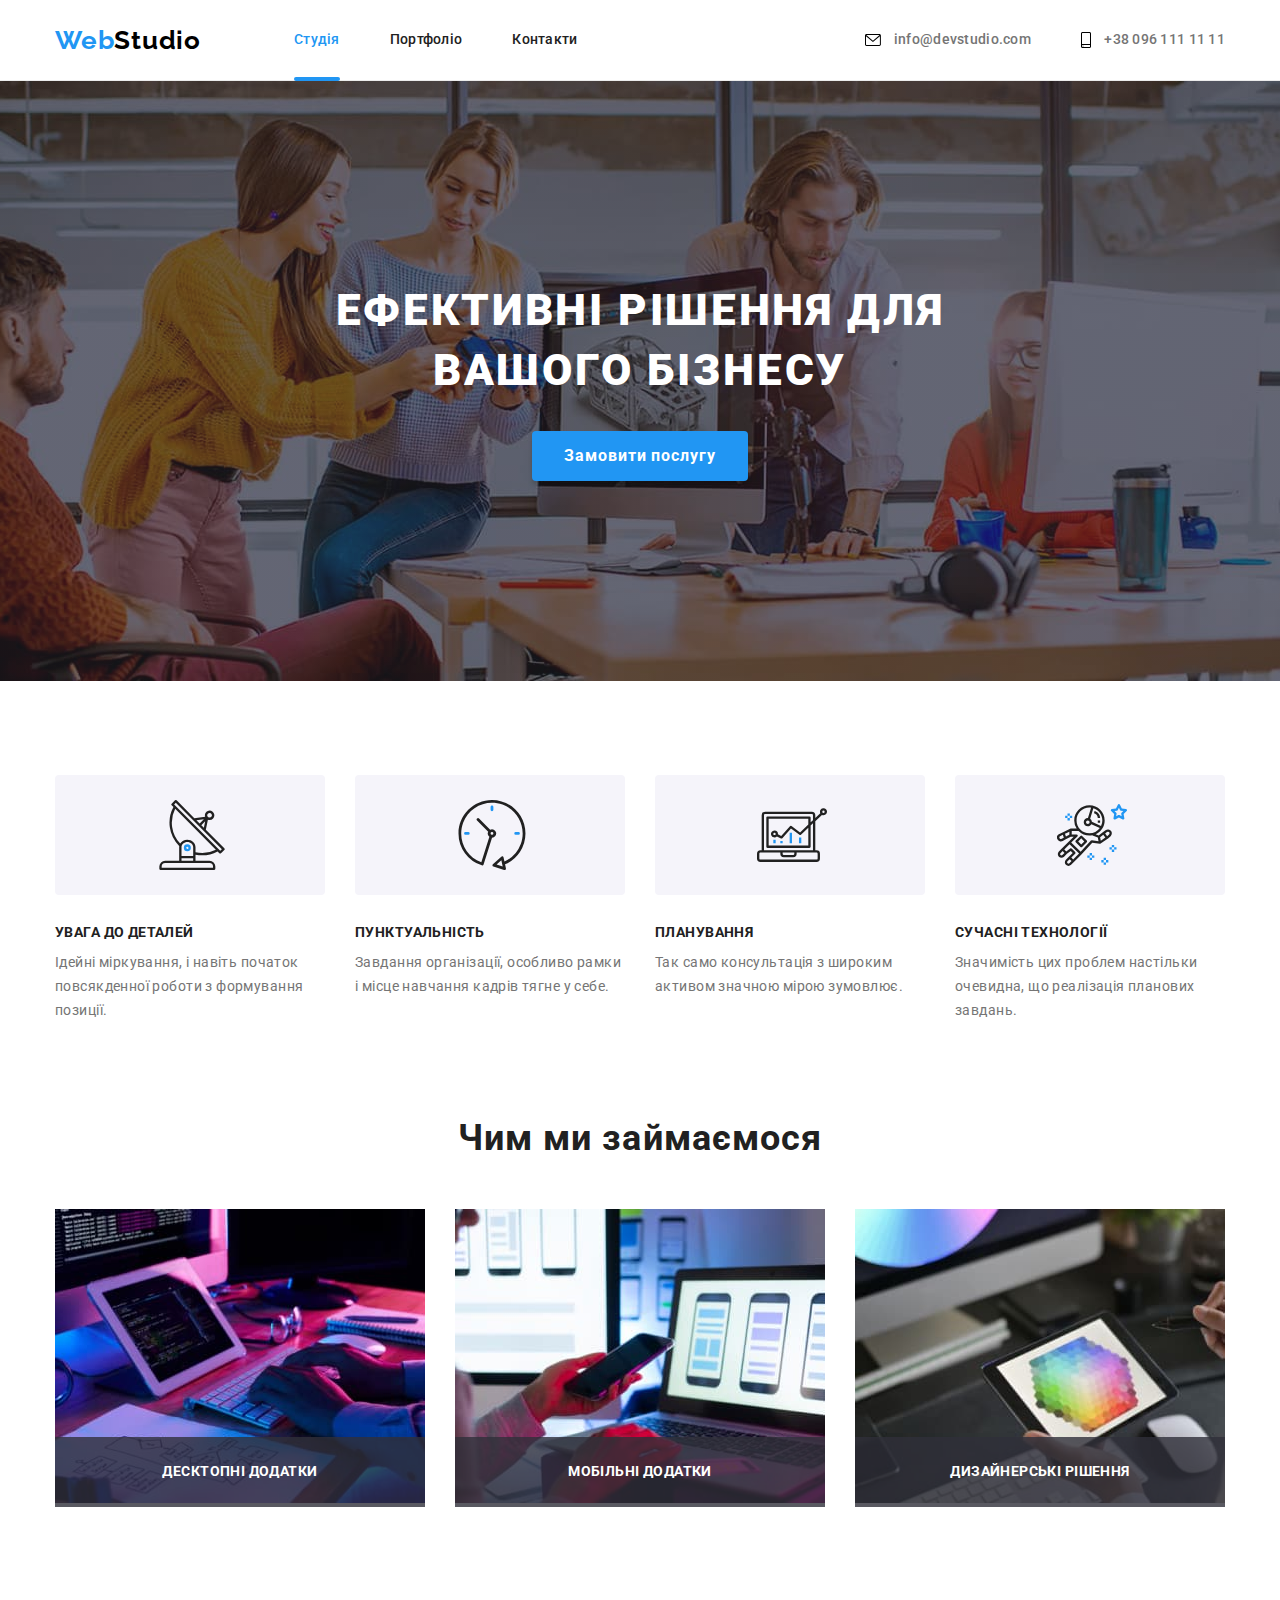
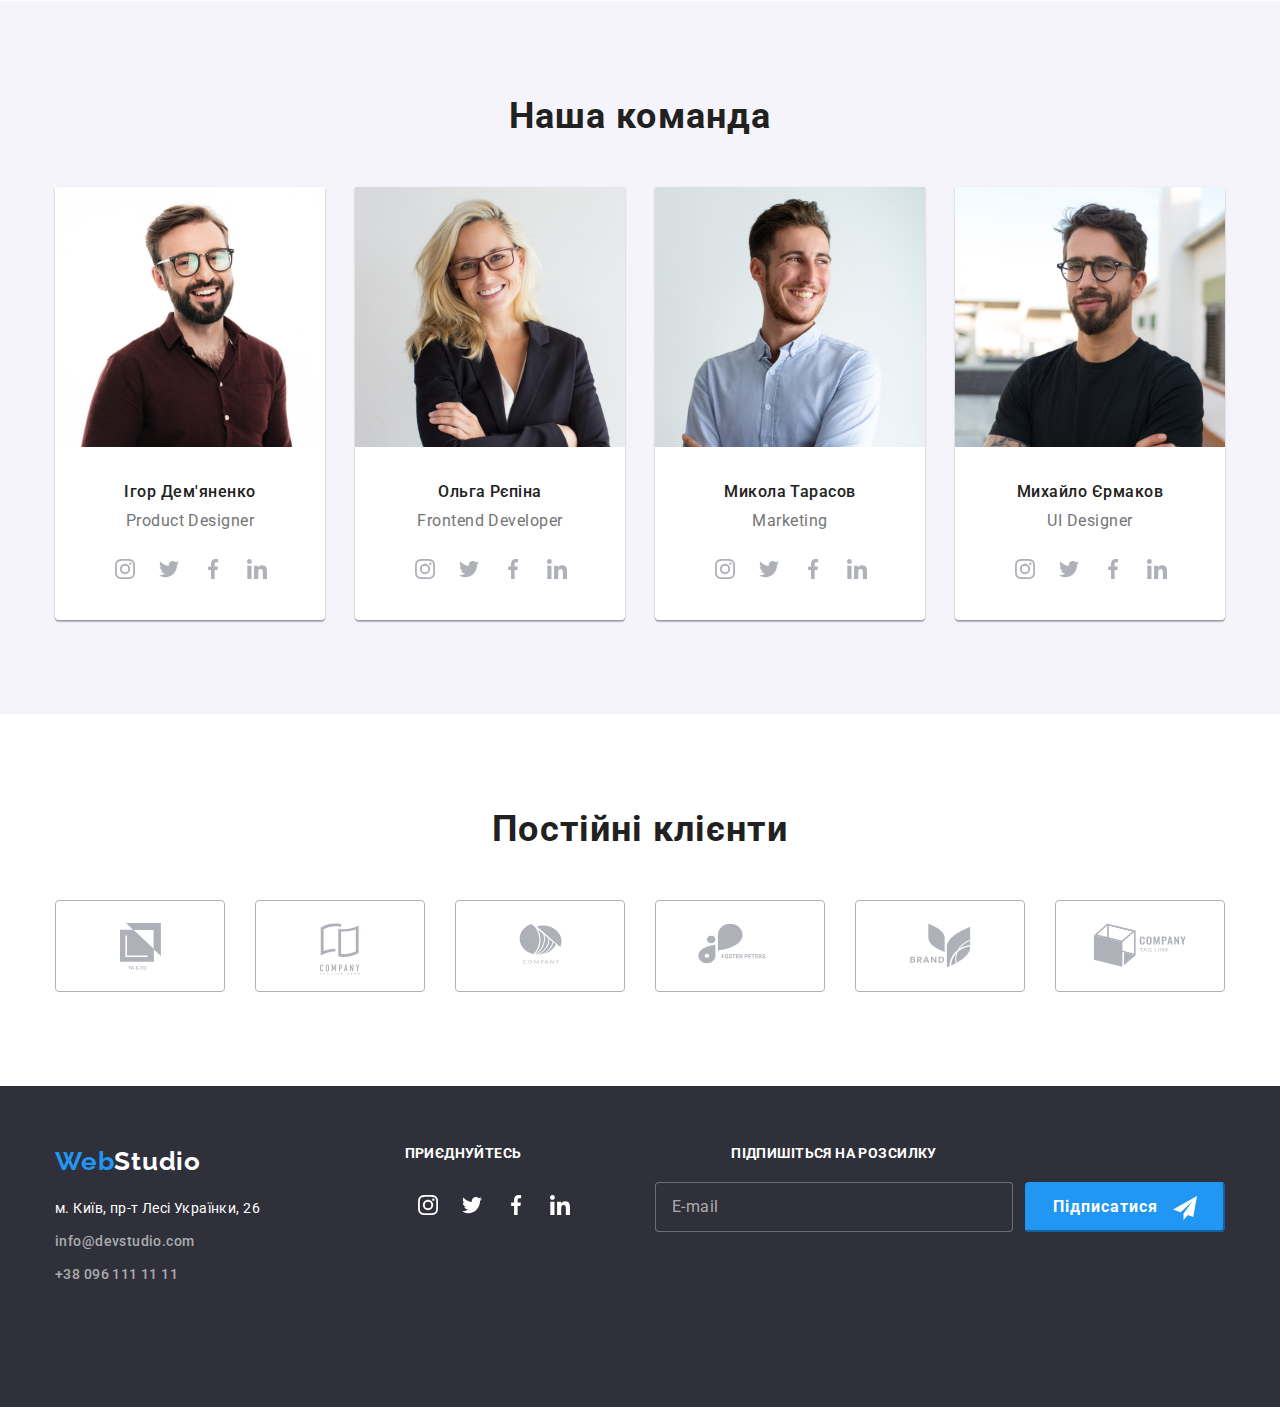
<file: index.html>
<!DOCTYPE html>
<html lang="uk">
<head>
    <meta charset="UTF-8">
    <meta http-equiv="X-UA-Compatible" content="IE=edge">
    <meta name="viewport" content="width=device-width, initial-scale=1.0">
    <title>Document</title>
  
    <link href="https://fonts.googleapis.com/css2?family=Raleway:wght@700&family=Roboto:wght@400;500;700;900&display=swap"
        rel="stylesheet">
    <link rel="stylesheet" href="https://cdnjs.cloudflare.com/ajax/libs/modern-normalize/1.1.0/modern-normalize.min.css">

    <!-- <link rel="stylesheet" href="./css/style.css"> -->
    <link rel="stylesheet" href="./css/main.min.css">
</head>
<body>

    <!-- header -->
    <header class="main">
        <div class="container">

            
            <nav class="main-nav">
                <a class="logo" href="/">Web<span class="logo__header">Studio</span></a>


                        <button class="menu-toggle js-open-menu" aria-expanded="false" aria-controls="mobile-menu">
                            <svg class="mobile-menu__img" width="40" height="40" fill="currentColor" viewBox="0 0 20 20" xmlns="http://www.w3.org/2000/svg">
                               <path fill-rule="evenodd"
                                    d="M3 5a1 1 0 011-1h12a1 1 0 110 2H4a1 1 0 01-1-1zM3 10a1 1 0 011-1h12a1 1 0 110 2H4a1 1 0 01-1-1zM3 15a1 1 0 011-1h12a1 1 0 110 2H4a1 1 0 01-1-1z"
                                    clip-rule="evenodd"></path>
                            </svg>
                        </button>

                <ul class="list site-nav" >
                        <li class="site-nav__item"><a href="/" class="site-nav__link site-nav__link--current">Студія</a></li>
                        <li class="site-nav__item"><a href="./portfolio.html" class="site-nav__link">Портфоліо</a></li>
                        <li class="site-nav__item"><a href="" class="site-nav__link">Контакти</a></li>
                </ul>
            

                <ul class="list site-connect">
                   
                        <li class="site-connect__item">

                            <a href="mailto:info@devstudio.com" class="site-connect__link">
                                <svg class="site-connect__icon" width="16" height="12">
                                    <use href="./images/icons.svg#icon-envelope" ></use>
                                </svg>  
                                info@devstudio.com</a>
                        </li>

                        <li class="site-connect__item">

                            <a href="tel:+380961111111" class="site-connect__link">
                                <svg class="site-connect__icon" width="10" height="16">
                                    <use href="./images/icons.svg#icon-smartphone"></use>
                                </svg>
                                +38 096 111 11 11</a>
                        </li>
                </ul>
            </nav>
            
        </div>

    </header>

    <!-- main -->
    <main>

        <!-- первый блок -->
        <section class="hero">
            <div class="hero-block">
                <h1 class="hero-block__title">Ефективні рішення для вашого бізнесу</h1>
                <button  type="button" class="button" data-modal-open>Замовити послугу</button>
            </div>


            <div class="backdrop is-hidden" data-modal>
                <div class="modal">
                    <button class="modal-button"  data-modal-close>
                        <svg class="modal-button__icon">
                            <use href="./images/icons.svg#icon-closeblack"></use>
                        </svg>
                       
                    </button>


        <!-- modal -->

                    <h1 class="modal-title">Залиште свої дані, ми вам передзвонимо</h1>
                    <form class="form-modal">
                    
                                <label for="name" class="form-modal__label">Ім'я</label>
                                <div class="form-modal__box">
                                    <input autofocus type="name" id="name" name="name" class="form-modal__input form-modal__input--effect" >
                                    <svg class="icon-personblack">
                                        <use href="./images/icons.svg#icon-personblack" ></use>
                                    </svg>
                                </div>
                        
                                <label for="tel" class="form-modal__label">Телефон</label>
                                <div class="form-modal__box">
                                    <input type="tel" id="tel" name="tel" class="form-modal__input form-modal__input--effect">
                                    <svg class="icon-phoneblack">
                                        <use href="./images/icons.svg#icon-phoneblack"></use>
                                    </svg>
                                </div>
                        
                                <label for="mail" class="form-modal__label">Пошта</label>
                                <div class="form-modal__box">
                                    <input type="mail" id="mail" name="mail" class="form-modal__input form-modal__input--effect">
                                    <svg class="icon-emailblack">
                                        <use href="./images/icons.svg#icon-emailblack"></use>
                                    </svg>
                                </div>
                            
                                <label for="comment" class="form-modal__label">Коментар</label>
                                <textarea name="comment" id="" rows="5" placeholder="Введіть текст" class="modal-textarea"></textarea>
                            
                                <label class="checkbox-label">
                                    <input class="checkbox-label__input" type="checkbox" name="checkbox">
                                    <span class="checkbox-label__checked"></span>
                                    <p class="checkbox-label__text">Погоджуюся з розсилкою та приймаю <a href=""class="checkbox-label__link"> Умови договору</a></p>
                                </label>
                            
                    </form>  


                <div class="modal-send">
                    <button type="submit" class="modal-send__button">Відправити</button>
                </div>

                
                </div>
            </div>
        </section>



        <!-- переваги -->
        <section class="section advantage-bgcolor">   
            <div class="container">
                <div class=" advantage">
                            
                    <ul class="list list-advantage">
                        <li class="list-advantage__item">
                            <div class="list-advantage__icon">
                                <svg class="list-advantage__img"  width="70"  height="70">
                                    <use href="./images/icons.svg#icon-antenna"></use>
                                </svg>
                            </div>
                            <h3 class="list-advantage__title ">УВАГА ДО ДЕТАЛЕЙ</h3>
                            <p class="list-advantage__text">Ідейні міркування, і навіть початок повсякденної роботи з формування позиції.</p>
                        </li>
                        <li class="list-advantage__item">
                            <div class="list-advantage__icon">
                                <svg  width="70"  height="70">
                                    <use href="./images/icons.svg#icon-clock"></use>
                                </svg>
                            </div>
                            <h3 class="list-advantage__title">ПУНКТУАЛЬНІСТЬ</h3>
                            <p class="list-advantage__text">Завдання організації, особливо рамки і місце навчання кадрів тягне у себе.</p>
                        </li>
                        <li class="list-advantage__item">
                            <div class="list-advantage__icon">
                                <svg width="70"  height="70">
                                    <use href="./images/icons.svg#icon-diagram"></use>
                                </svg>
                            </div>
                            <h3 class="list-advantage__title">ПЛАНУВАННЯ</h3>
                            <p class="list-advantage__text">Так само консультація з широким активом значною мірою зумовлює.</p>
                        </li>
                        <li class="list-advantage__item">
                            <div class="list-advantage__icon">
                                <svg width="70"  height="70">
                                    <use href="./images/icons.svg#icon-astronaut"></use>
                                </svg>
                            </div>
                            <h3 class="list-advantage__title">СУЧАСНІ ТЕХНОЛОГІЇ</h3>
                            <p class="list-advantage__text"> Значимість цих проблем настільки очевидна, що реалізація планових завдань.</p>
                        </li>
                    </ul>
                            
                </div>
            </div>
        </section>

        <!-- Чим ми займаємося -->
        <section class="section deal">
            <div class="container">
                                    
                    <h2 class=" deal-title ">Чим ми займаємося</h2>
                    <ul class="list list-deal">
                        <li class="list-deal__item"><img width="370" srcset="./images/img1.jpg 1x, ./images/img1x2.jpg 2x" src="./images/img1.jpg" alt="Человек набирает код на клавиатуре">
                            <div class="list-deal__box">
                                <h3 class="list-deal__text">Десктопні додатки</h3>
                            </div>
                        </li>
                        <li class="list-deal__item"><img width="370" srcset="./images/img2.jpg 1x, /images/img2x2.jpg 2x" src="./images/img2.jpg" alt="Человек выбирает макет для телефоне">
                            <div class="list-deal__box">
                                <h3 class="list-deal__text">Мобільні додатки</h3>
                            </div>
                        </li>
                        <li class="list-deal__item"><img width="370" srcset="./images/img3.jpg 1x, /images/img3x2.jpg 2x" src="./images/img3.jpg" alt="Человек выбирает цвет">
                            <div class="list-deal__box">
                                <h3 class="list-deal__text">Дизайнерські рішення</h3>
                            </div>
                        </li>
                    </ul>                
                
            </div>
        </section> 
        

        <!-- Наша команда -->
        <section class="section team-bgcolor">
            <div class="container">
                <h2 class="team-title">Наша команда</h2>
                <ul class="list list-team">
                    <li class="list-team__item">
                        <img class="list-team__photo" width="270" srcset="./images/img4.jpg 1x, ./images/img4x2.jpg 2x" src="./images/img4.jpg" alt="Фото Ігора Дем'яненко">
                        <h3 class="list-team__name">Ігор Дем'яненко</h3>
                        <p class="list-team__prof">Product Designer</p>
                        <ul class="list list-icon team-item">
                            <li>
                                <a href="" class="list-icon__link">
                                    <svg class="list-icon__img" width="20" height="20">
                                        <use href="./images/icons.svg#icon-instagram"></use>
                                    </svg>
                                </a>
                            </li>
                            
                            <li>
                                <a href="" class="list-icon__link">
                                    <svg class="list-icon__img" width="20" height="20">
                                        <use href="./images/icons.svg#icon-twitter"></use>
                                    </svg>
                                </a>
                            </li>

                            <li>
                                <a href="" class="list-icon__link">
                                    <svg class="list-icon__img" width="20" height="20">
                                        <use href="./images/icons.svg#icon-facebook"></use>
                                    </svg>
                                </a>
                            </li>

                            <li>
                                <a href="" class="list-icon__link">
                                    <svg class="list-icon__img" width="20" height="20">
                                        <use href="./images/icons.svg#icon-linkedin"></use>
                                    </svg>
                                </a>
                            </li>
                        </ul>
                    </li>
                    <li class="list-team__item">
                        <img class="list-team__photo" width="270" srcset="./images/img5.jpg 1x, ./images/img5x2.jpg 2x" src="./images/img5.jpg" alt="Фото Ольги Рєпіної">
                        <h3 class=" list-team__name">Ольга Рєпіна</h3>
                        <p class="list-team__prof">Frontend Developer</p>
                        <ul class="list list-icon team-item">
                            <li>
                                <a href="" class="list-icon__link">
                                    <svg class="list-icon__img" width="20" height="20">
                                        <use href="./images/icons.svg#icon-instagram"></use>
                                    </svg>
                                </a>
                            </li>
                        
                            <li>
                                <a href="" class="list-icon__link">
                                    <svg class="list-icon__img" width="20" height="20">
                                        <use href="./images/icons.svg#icon-twitter"></use>
                                    </svg>
                                </a>
                            </li>
                        
                            <li>
                                <a href="" class="list-icon__link">
                                    <svg class="list-icon__img" width="20" height="20">
                                        <use href="./images/icons.svg#icon-facebook"></use>
                                    </svg>
                                </a>
                            </li>
                        
                            <li>
                                <a href="" class="list-icon__link">
                                    <svg class="list-icon__img" width="20" height="20">
                                        <use href="./images/icons.svg#icon-linkedin"></use>
                                    </svg>
                                </a>
                            </li>
                        </ul>
                    </li>
                    <li class="list-team__item">
                        <img class="list-team__photo" width="270" srcset="./images/img6.jpg 1x, ./images/img6x2.jpg 2x" src="./images/img6.jpg" alt="Фото Миколи Тарасова">
                        <h3 class=" list-team__name">Микола Тарасов</h3>
                        <p class="list-team__prof">Marketing</p>
                        <ul class="list list-icon team-item">
                            <li>
                                <a href="" class="list-icon__link">
                                    <svg class="list-icon__img" width="20" height="20">
                                        <use href="./images/icons.svg#icon-instagram"></use>
                                    </svg>
                                </a>
                            </li>
                        
                            <li>
                                <a href="" class="list-icon__link">
                                    <svg class="list-icon__img" width="20" height="20">
                                        <use href="./images/icons.svg#icon-twitter"></use>
                                    </svg>
                                </a>
                            </li>
                        
                            <li>
                                <a href="" class="list-icon__link">
                                    <svg class="list-icon__img" width="20" height="20">
                                        <use href="./images/icons.svg#icon-facebook"></use>
                                    </svg>
                                </a>
                            </li>
                        
                            <li>
                                <a href="" class="list-icon__link">
                                    <svg class="list-icon__img" width="20" height="20">
                                        <use href="./images/icons.svg#icon-linkedin"></use>
                                    </svg>
                                </a>
                            </li>
                        </ul>
                    </li>
                    <li class="list-team__item">
                        <img class="list-team__photo" width="270" srcset="./images/img7.jpg 1x, ./images/img7x2.jpg 2x" src="./images/img7.jpg" alt="Фото Михайла Єрмакова">
                        <h3 class=" list-team__name">Михайло Єрмаков</h3>
                        <p class="list-team__prof">UI Designer</p>
                        <ul class="list list-icon team-item">
                            <li>
                                <a href="" class="list-icon__link">
                                    <svg class="list-icon__img" width="20" height="20">
                                        <use href="./images/icons.svg#icon-instagram"></use>
                                    </svg>
                                </a>
                            </li>
                        
                            <li>
                                <a href="" class="list-icon__link">
                                    <svg class="list-icon__img" width="20" height="20">
                                        <use href="./images/icons.svg#icon-twitter"></use>
                                    </svg>
                                </a>
                            </li>
                        
                            <li>
                                <a href="" class="list-icon__link">
                                    <svg class="list-icon__img" width="20" height="20">
                                        <use href="./images/icons.svg#icon-facebook"></use>
                                    </svg>
                                </a>
                            </li>
                        
                            <li>
                                <a href="" class="list-icon__link">
                                    <svg class="list-icon__img" width="20" height="20">
                                        <use href="./images/icons.svg#icon-linkedin"></use>
                                    </svg>
                                </a>
                            </li>
                        </ul>
                    </li>
                </ul>
            </div>
        </section>


        <!-- Постоянные клиенты -->
        <section class="section">
            <div class="container">
                <h2 class=" title-clients">Постійні клієнти</h2>
                <ul class="list list-clients">
                    <li class="list-clients__item">
                        <a href="" class="list-clients__link">
                            <svg class="list-clients__icon" width="41" height="47">
                                <use href="./images/icons.svg#icon-client1"></use>

                            </svg>
                        </a>
                    </li>

                    <li class="list-clients__item">
                        <a href="" class="list-clients__link">
                            <svg class="list-clients__icon" width="40" height="52">
                                <use href="./images/icons.svg#icon-client2"></use>
                    
                            </svg>
                        </a>
                    </li>

                    <li class="list-clients__item">
                        <a href="" class="list-clients__link">
                            <svg class="list-clients__icon" width="43" height="41">
                                <use href="./images/icons.svg#icon-client3"></use>
                    
                            </svg>
                        </a>
                    </li>

                    <li class="list-clients__item">
                        <a href="" class="list-clients__link">
                            <svg class="list-clients__icon" width="84" height="41">
                                <use href="./images/icons.svg#icon-client4"></use>
                    
                            </svg>
                        </a>
                    </li>
                    
                    <li class="list-clients__item">
                        <a href="" class="list-clients__link">
                            <svg class="list-clients__icon" width="63" height="45">
                                <use href="./images/icons.svg#icon-client5"></use>
                    
                            </svg>
                        </a>
                    </li>

                    <li class="list-clients__item">
                        <a href="" class="list-clients__link">
                            <svg class="list-clients__icon" width="94" height="44">
                                <use href="./images/icons.svg#icon-client6"></use>
                    
                            </svg>
                        </a>
                    </li>
                </ul>

            </div>
        </section>
        
    </main>

    <!-- fotter -->
    <footer class="footer">
        <div class="container footer-items">
            <address class="contact">
                <a class="logo" href="/">Web<span class="logo__footer">Studio</span></a>
                <p class="contact__address">м. Київ, пр-т Лесі Українки, 26</p>
                <ul class="list  connect-footer">
                    <li class="connect-footer__item"><a href="mailto:info@devstudio.com" class="connect-footer__link">info@devstudio.com</a><br></li>
                    <li class="connect-footer__item"><a href="tel:+380961111111" class="connect-footer__link">+38 096 111 11 11</a></li>
                </ul>
            </address>

            <div class="box-footer">
                <h3 class="box-footer__title" >приєднуйтесь</h3>
                        <ul class="list list-icon">
                            <li>
                                <a href="" class="list-icon__link">
                                    <svg class="list-icon__footer" width="20" height="20">
                                        <use href="./images/icons.svg#icon-instagram"></use>
                                    </svg>
                                </a>
                            </li>
                        
                            <li>
                                <a href="" class="list-icon__link">
                                    <svg class="list-icon__footer" width="20" height="20">
                                        <use href="./images/icons.svg#icon-twitter"></use>
                                    </svg>
                                </a>
                            </li>
                        
                            <li>
                                <a href="" class="list-icon__link">
                                    <svg class="list-icon__footer" width="20" height="20">
                                        <use href="./images/icons.svg#icon-facebook"></use>
                                    </svg>
                                </a>
                            </li>
                        
                            <li>
                                <a href="" class="list-icon__link">
                                    <svg class="list-icon__footer" width="20" height="20">
                                        <use href="./images/icons.svg#icon-linkedin"></use>
                                    </svg>
                                </a>
                            </li>
                        </ul>

            </div>

            <form class="form">
                <div class="form__field">
                    <label for="email" class="form__text">Підпишіться на розсилку</label>
                    <input type="email" name="email" id="email" placeholder="E-mail" class="form__input">
                </div>
                <button type="submit" class="form-button" >Підписатися
                    <svg class="form-button__iconsend">
                        <use href="./images/icons.svg#icon-iconsend"></use>
                    </svg>
                </button>
            </form>
        </div>
    </footer>


    <!-- mobile-menu -->

    <div class="menu-container js-menu-container" id="mobile-menu">
        <button class="menu-toggle js-close-menu">
            <svg class="close-menu__img" fill="currentColor" viewBox="0 0 20 20" xmlns="http://www.w3.org/2000/svg" width="40" height="40">
                <path fill-rule="evenodd"
                    d="M4.293 4.293a1 1 0 011.414 0L10 8.586l4.293-4.293a1 1 0 111.414 1.414L11.414 10l4.293 4.293a1 1 0 01-1.414 1.414L10 11.414l-4.293 4.293a1 1 0 01-1.414-1.414L8.586 10 4.293 5.707a1 1 0 010-1.414z"
                    clip-rule="evenodd"></path>
            </svg>
        </button>
    
        <ul class="mobile-menu">
            <li class="mobile-menu__item"><a href="" class="mobile-menu__link">Studio</a></li>
            <li class="mobile-menu__item"><a href="./portfolio.html" class="mobile-menu__link">Portfolio</a></li>
            <li class="mobile-menu__item"><a href="" class="mobile-menu__link">Contacts</a></li>
            
        </ul>

        <ul class="mobile-connect">
            <li class="mobile-connect__item"><a class="mobile-connect__link mobile-connect__link--activ" href="tel:+12127724150">+1 212-772-4150</a></li>
            <li class="mobile-connect__item"><a class="mobile-connect__link" href="mailto:info@devstudio.com">info@devstudio.com</a></li>
        </ul>

        <ul class="mobile-net">
            <li class="mobile-net__item"><a class="mobile-net__link" href="">Instagram</a></li>
            <li class="mobile-net__item"><a class="mobile-net__link" href="">Twitter</a></li>
            <li class="mobile-net__item"><a class="mobile-net__link" href="">Facebook</a></li>
            <li class="mobile-net__item"><a class="mobile-net__link" href="">LinkedIn</a></li>
        </ul>
    </div>


    <script src="./js/modal.js"></script>
    <script src="./js/mobile-menu.js"></script>


</body>
</html>
</file>
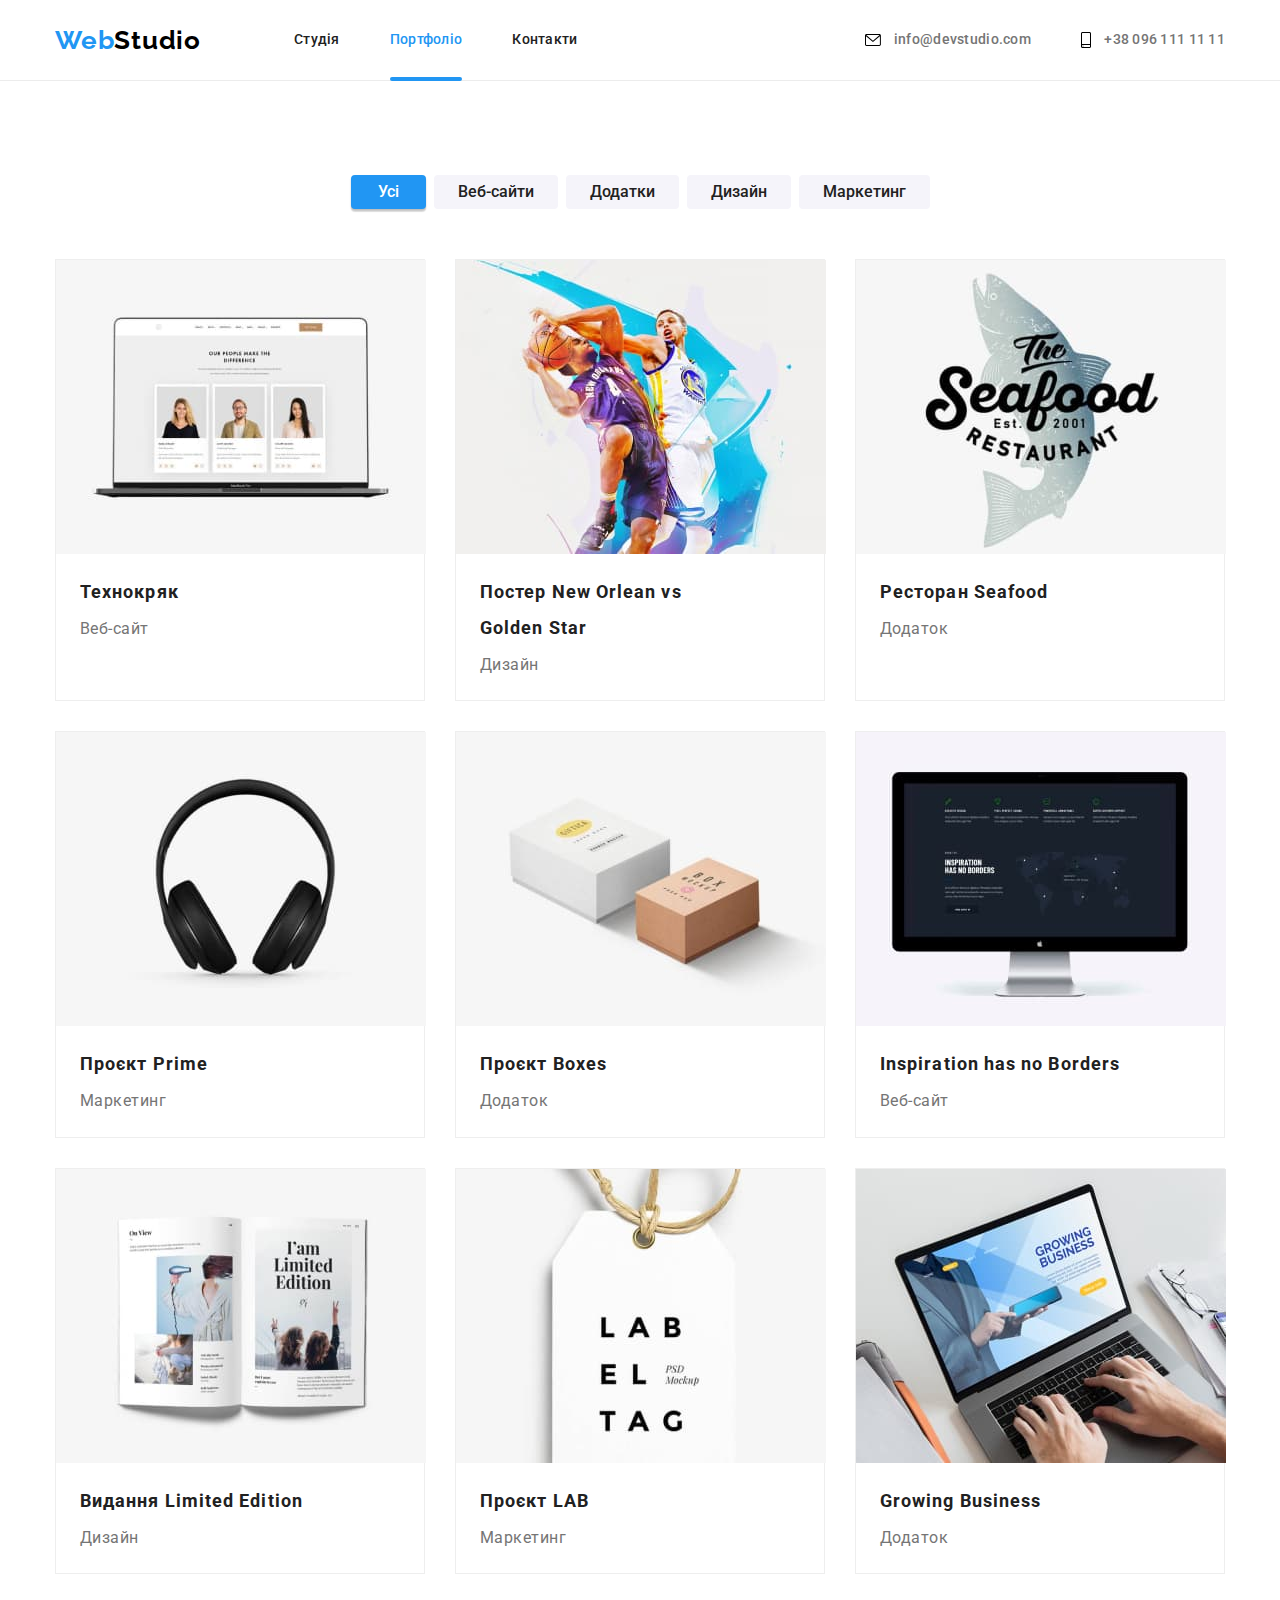
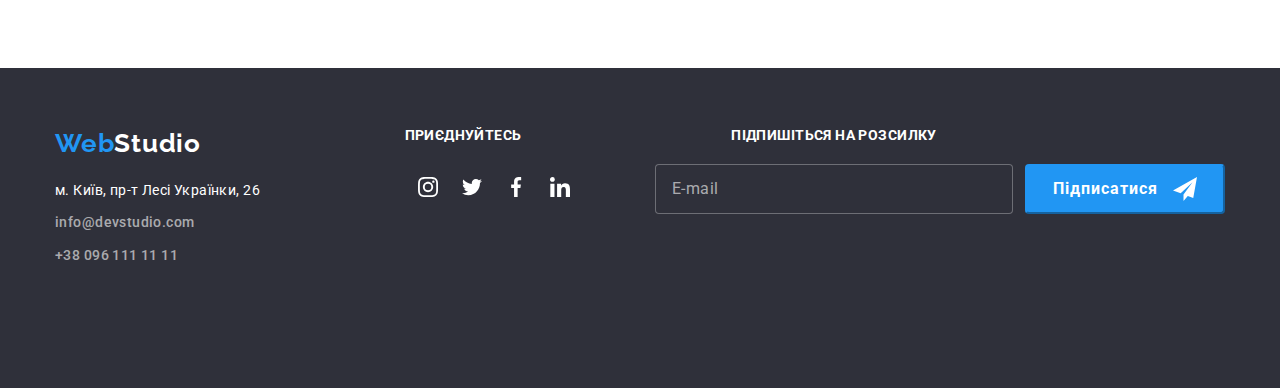
<file: portfolio.html>
<!DOCTYPE html>
<html lang="en">
<head>
    <meta charset="UTF-8">
    <meta http-equiv="X-UA-Compatible" content="IE=edge">
    <meta name="viewport" content="width=device-width, initial-scale=1.0">
    <title>Document</title>
    <link href="https://fonts.googleapis.com/css2?family=Raleway:wght@700&family=Roboto:wght@400;500;700;900&display=swap"
        rel="stylesheet">
    <link rel="stylesheet" href="https://cdnjs.cloudflare.com/ajax/libs/modern-normalize/1.1.0/modern-normalize.min.css">

    <!-- <link rel="stylesheet" href="./css/style.css"> -->
    <link rel="stylesheet" href="./css/main.min.css">
</head>
<body>

    <!-- header -->
    <header class="main">
        <div class="container">
    
    
            <nav class="main-nav">
                <a class="logo" href="/">Web<span class="logo__header">Studio</span></a>
    
    
                <button class="menu-toggle js-open-menu" aria-expanded="false" aria-controls="mobile-menu">
                    <svg class="mobile-menu__img" width="40" height="40" fill="currentColor" viewBox="0 0 20 20"
                        xmlns="http://www.w3.org/2000/svg">
                        <path fill-rule="evenodd"
                            d="M3 5a1 1 0 011-1h12a1 1 0 110 2H4a1 1 0 01-1-1zM3 10a1 1 0 011-1h12a1 1 0 110 2H4a1 1 0 01-1-1zM3 15a1 1 0 011-1h12a1 1 0 110 2H4a1 1 0 01-1-1z"
                            clip-rule="evenodd"></path>
                    </svg>
                </button>
    
                <ul class="list site-nav">
                    <li class="site-nav__item"><a href="./index.html" class="site-nav__link ">Студія</a></li>
                    <li class="site-nav__item"><a href="" class="site-nav__link site-nav__link--current">Портфоліо</a></li>
                    <li class="site-nav__item"><a href="" class="site-nav__link">Контакти</a></li>
                </ul>
    
    
                <ul class="list site-connect">
    
                    <li class="site-connect__item">
    
                        <a href="mailto:info@devstudio.com" class="site-connect__link">
                            <svg class="site-connect__icon" width="16" height="12">
                                <use href="./images/icons.svg#icon-envelope"></use>
                            </svg>
                            info@devstudio.com</a>
                    </li>
    
                    <li class="site-connect__item">
    
                        <a href="tel:+380961111111" class="site-connect__link">
                            <svg class="site-connect__icon" width="10" height="16">
                                <use href="./images/icons.svg#icon-smartphone"></use>
                            </svg>
                            +38 096 111 11 11</a>
                    </li>
                </ul>
            </nav>
    
        </div>
    
    </header>


    <main class="main-portfolio">

    <!-- проекты -->
        <section class="section project">
            <div class="container">
        
                <ul class="list button-portfolio">
                    <li class="button-portfolio__filter"><button type="button" class="activ list-button">Усі</button></li>
                    <li class="button-portfolio__filter"><button type="button" class="list-button">Веб-сайти</button></li>
                    <li class="button-portfolio__filter"><button type="button" class="list-button">Додатки</button></li>
                    <li class="button-portfolio__filter"><button type="button" class="list-button">Дизайн</button></li>
                    <li class="button-portfolio__filter"><button type="button" class="list-button">Маркетинг</button></li>
                </ul>

            
    <!-- все проекты -->
    <div class="container-projects">
                <ul class="list list-projects">
                    <li class="list-projects__item">
                        <a href="" class="portfolio-card">
                                <div class="portfolio-img">
                                    <img class="portfolio-img__card" width="370" srcset="./images/img10.jpg 1x, ./images/img10x2.jpg 2x" src="./images/img10.jpg" alt="три человека">
                                    
                                    <div class="portfolio-img__box">
                                        <p class="portfolio-img__info">Ресурс пропонує комплексні пропозиції з різним рівнем функціоналу та сервісів. Все це дозволить відвідувачу отримати вичерпні відомості про компанію чи приватну особу.</p>
                                    </div>
                                </div>
                                <div class="portfolio-box">
                                    <h2 class="portfolio-box__title">Технокряк</h2>
                                    <p class="portfolio-box__text">Веб-сайт</p>
                                </div>
                        </a>
                        
                    </li>

                    <li class="list-projects__item">
                        <a href="" class= "portfolio-card">
                                <div class="portfolio-img">
                                    <img class="portfolio-img__card" width="370" srcset="./images/img11.jpg 1x, ./images/img11x2.jpg 2x" src="./images/img11.jpg" alt="два баскетболиста">
                                    <div class="portfolio-img__box">
                                        <p class="portfolio-img__info">Ресурс пропонує комплексні пропозиції з різним рівнем функціоналу та сервісів. Все це дозволить відвідувачу отримати вичерпні відомості про компанію чи приватну особу.</p>
                                    </div>
                                </div>
                                <div class="portfolio-box">
                                    <h2 class="portfolio-box__title">Постер New Orlean vs Golden Star</h2>
                                    <p class="portfolio-box__text">Дизайн</p>
                                </div>
                        </a>
                    </li>

                    <li class="list-projects__item">
                        <a href="" class="portfolio-card">
                                <div class="portfolio-img">
                                    <img class="portfolio-img__card" width="370" srcset="./images/img12.jpg 1x, ./images/img12x2.jpg 2x" src="./images/img12.jpg" alt="логотип ресторана">
                                    <div class="portfolio-img__box">
                                        <p class="portfolio-img__info">Ресурс пропонує комплексні пропозиції з різним рівнем функціоналу та сервісів. Все це дозволить відвідувачу отримати вичерпні відомості про компанію чи приватну особу.</p>
                                    </div>
                                </div>
                                    <div class="portfolio-box">
                                        <h2 class="portfolio-box__title">Ресторан Seafood</h2>
                                        <p class="portfolio-box__text">Додаток</p>
                                    </div>
                        </a>
                    </li>

                    <li class="list-projects__item">
                        <a href="" class="portfolio-card">
                                <div class="portfolio-img">
                                    <img class="portfolio-img__card" width="370" srcset="./images/img13.jpg 1x, ./images/img13x2.jpg 2x" src="./images/img13.jpg" alt="наушники">
                                    <div class="portfolio-img__box">
                                        <p class="portfolio-img__info">Ресурс пропонує комплексні пропозиції з різним рівнем функціоналу та сервісів. Все це
                                            дозволить відвідувачу отримати вичерпні відомості про компанію чи приватну особу.</p>
                                    </div>
                                </div>
                                    <div class="portfolio-box">
                                        <h2 class="portfolio-box__title">Проєкт Prime</h2>
                                        <p class="portfolio-box__text">Маркетинг</p>
                                    </div>
                        </a>
                    </li>

                    <li class="list-projects__item">
                        <a href="" class="portfolio-card">
                                <div class="portfolio-img">
                                    <img class="portfolio-img__card" width="370" srcset="./images/img14.jpg 1x, ./images/img14x2.jpg 2x" src="./images/img14.jpg" alt="две коробки">
                                    <div class="portfolio-img__box">
                                        <p class="portfolio-img__info">Ресурс пропонує комплексні пропозиції з різним рівнем функціоналу та сервісів. Все це
                                            дозволить відвідувачу отримати вичерпні відомості про компанію чи приватну особу.</p>
                                    </div>
                                </div>
                                    <div class="portfolio-box">
                                        <h2 class="portfolio-box__title">Проєкт Boxes</h2>
                                        <p class="portfolio-box__text">Додаток</p>
                                    </div>
                        </a>
                    </li>

                    <li class="list-projects__item">
                        <a href="" class="portfolio-card">
                                <div class="portfolio-img">
                                    <img class="portfolio-img__card" width="370" srcset="./images/img15.jpg 1x, ./images/img15x2.jpg 2x" src="./images/img15.jpg" alt="монитор">
                                    <div class="portfolio-img__box">
                                        <p class="portfolio-img__info">Ресурс пропонує комплексні пропозиції з різним рівнем функціоналу та сервісів. Все це
                                            дозволить відвідувачу отримати вичерпні відомості про компанію чи приватну особу.</p>
                                    </div>
                                </div>
                                    <div class="portfolio-box">
                                        <h2 class="portfolio-box__title">Inspiration has no Borders</h2>
                                        <p class="portfolio-box__text">Веб-сайт</p>
                                    </div>
                        </a>
                    </li>

                    <li class="list-projects__item">
                        <a href="" class="portfolio-card">
                                <div class="portfolio-img">
                                    <img class="portfolio-img__card" width="370" srcset="./images/img16.jpg 1x, ./images/img16x2.jpg 2x" src="./images/img16.jpg" alt="открытая книга">
                                    <div class="portfolio-img__box">
                                        <p class="portfolio-img__info">Ресурс пропонує комплексні пропозиції з різним рівнем функціоналу та сервісів. Все це дозволить відвідувачу отримати вичерпні відомості про компанію чи приватну особу.</p>
                                    </div>
                                </div>
                                    <div class="portfolio-box">
                                        <h2 class="portfolio-box__title">Видання Limited Edition</h2>
                                        <p class="portfolio-box__text">Дизайн</p>
                                    </div>
                        </a>
                    </li>

                    <li class="list-projects__item">
                        <a href="" class="portfolio-card">
                                <div class="portfolio-img">
                                    <img class="portfolio-img__card" width="370" srcset="./images/img17.jpg 1x, ./images/img17x2.jpg 2x" src="./images/img17.jpg" alt="этикетка">
                                    <div class="portfolio-img__box">
                                        <p class="portfolio-img__info">Ресурс пропонує комплексні пропозиції з різним рівнем функціоналу та сервісів. Все це дозволить відвідувачу отримати вичерпні відомості про компанію чи приватну особу.</p>
                                    </div>
                                </div>
                                
                                    <div class="portfolio-box">
                                        <h2 class="portfolio-box__title">Проєкт LAB</h2>
                                        <p class="portfolio-box__text">Маркетинг</p>
                                    </div>
                        </a>
                    </li>

                    <li class="list-projects__item">
                        <a href="" class="portfolio-card">
                                <div class="portfolio-img">
                                    <img class="portfolio-img__card" width="370" srcset="./images/img18.jpg 1x, ./images/img18x2.jpg 2x" src="./images/img18.jpg" alt="ноутбук">
                                    <div class="portfolio-img__box">
                                        <p class="portfolio-img__info">Ресурс пропонує комплексні пропозиції з різним рівнем функціоналу та сервісів. Все це
                                            дозволить відвідувачу отримати вичерпні відомості про компанію чи приватну особу.</p>
                                    </div>
                                </div>
                                    <div class="portfolio-box">
                                        <h2 class="portfolio-box__title">Growing Business</h2>
                                        <p class="portfolio-box__text">Додаток</p>
                                    </div>
                        </a>
                    </li>
                        
                </ul>
                </div>

            </div>
        </section>

    </main>

    <!-- fotter -->
    <footer class="footer">
        <div class="container footer-items">
            <address class="contact">
                <a class="logo" href="/">Web<span class="logo__footer">Studio</span></a>
                <p class="contact__address">м. Київ, пр-т Лесі Українки, 26</p>
                <ul class="list connect-footer">
                    <li class="connect-footer__item"><a href="mailto:info@devstudio.com"
                            class="connect-footer__link">info@devstudio.com</a><br></li>
                    <li class="connect-footer__item"><a href="tel:+380961111111" class="connect-footer__link">+38 096 111 11
                            11</a></li>
                </ul>
            </address>
    
            <div class="box-footer">
                <h3 class="box-footer__title">приєднуйтесь</h3>
                <ul class="list list-icon">
                    <li>
                        <a href="" class="list-icon__link">
                            <svg class="list-icon__footer" width="20" height="20">
                                <use href="./images/icons.svg#icon-instagram"></use>
                            </svg>
                        </a>
                    </li>
    
                    <li>
                        <a href="" class="list-icon__link">
                            <svg class="list-icon__footer" width="20" height="20">
                                <use href="./images/icons.svg#icon-twitter"></use>
                            </svg>
                        </a>
                    </li>
    
                    <li>
                        <a href="" class="list-icon__link">
                            <svg class="list-icon__footer" width="20" height="20">
                                <use href="./images/icons.svg#icon-facebook"></use>
                            </svg>
                        </a>
                    </li>
    
                    <li>
                        <a href="" class="list-icon__link">
                            <svg class="list-icon__footer" width="20" height="20">
                                <use href="./images/icons.svg#icon-linkedin"></use>
                            </svg>
                        </a>
                    </li>
                </ul>
    
            </div>
    
            <form class="form">
                <div class="form__field">
                    <label for="email" class="form__text">Підпишіться на розсилку</label>
                    <input type="email" name="email" id="email" placeholder="E-mail" class="form__input">
                </div>
                <button type="submit" class="form-button">Підписатися
                    <svg class="form-button__iconsend">
                        <use href="./images/icons.svg#icon-iconsend"></use>
                    </svg>
                </button>
            </form>
        </div>
    </footer>

        <!-- mobile-menu -->
        
        <div class="menu-container js-menu-container" id="mobile-menu">
            <button class="menu-toggle js-close-menu">
                <svg class="lose-menu__img" fill="currentColor" viewBox="0 0 20 20" xmlns="http://www.w3.org/2000/svg"
                    width="40" height="40">
                    <path fill-rule="evenodd"
                        d="M4.293 4.293a1 1 0 011.414 0L10 8.586l4.293-4.293a1 1 0 111.414 1.414L11.414 10l4.293 4.293a1 1 0 01-1.414 1.414L10 11.414l-4.293 4.293a1 1 0 01-1.414-1.414L8.586 10 4.293 5.707a1 1 0 010-1.414z"
                        clip-rule="evenodd"></path>
                </svg>
            </button>
        
            <ul class="mobile-menu">
                <li class="mobile-menu__item"><a href="./index.html" class="mobile-menu__link">Studio</a></li>
                <li class="mobile-menu__item"><a href="" class="mobile-menu__link">Portfolio</a></li>
                <li class="mobile-menu__item"><a href="" class="mobile-menu__link">Contacts</a></li>
        
            </ul>
        
            <ul class="mobile-connect">
                <li class="mobile-connect__item"><a class="mobile-connect__link mobile-connect__link--activ"
                        href="tel:+12127724150">+1 212-772-4150</a></li>
                <li class="mobile-connect__item"><a class="mobile-connect__link"
                        href="mailto:info@devstudio.com">info@devstudio.com</a></li>
            </ul>
        
            <ul class="mobile-net">
                <li class="mobile-net__item"><a class="mobile-net__link" href="">Instagram</a></li>
                <li class="mobile-net__item"><a class="mobile-net__link" href="">Twitter</a></li>
                <li class="mobile-net__item"><a class="mobile-net__link" href="">Facebook</a></li>
                <li class="mobile-net__item"><a class="mobile-net__link" href="">LinkedIn</a></li>
            </ul>
        </div>


    <script src="./js/mobile-menu.js"></script>
    <script src="./js/mobile-menu.js"></script>
</body>
</html>
</file>
<file: css/style.css>
:root{
    --accent-color:#2196F3;
    --title-text-color:#212121;
    --primery-text-color:#757575;
    --logo-second-color: #000000;
    --primery-bg-color: #F5F5F5;
    --dark-bg-color: #2F303A;
    --white-bg-color: #FFFFFF;   
    --team-bg-color:#F5F4FA;

    
}

body{
    font-family: Roboto, sans-serif;
    color: var(--primery-text-color);
    margin: 0px;
    
      
}

.container{
    margin: 0 auto;
    max-width: 1200px;
    padding-left: 15px;
    padding-right: 15px;
    
}


.list {
    list-style: none;
    padding: 0px;
    margin: 0px;

}

/* header */
.main{
   
    background-color: var(--white-bg-color);
    border-bottom: 1px solid #ECECEC;
 
}

.main-nav{
    display: flex;
    align-items: center;
}

.logo{
    color: var(--accent-color);
    font-family: Raleway, sans-serif;
    font-weight: 700;
    font-size: 26px;
    line-height: 1.19;
    letter-spacing: 0.03em;
    text-decoration: none;  
}

.logo__header{
    color: var(--logo-second-color);
   
}



   /* site-nav */

.site-nav{
    font-weight: 500;
    font-size: 14px;
    line-height: 1.14;
    letter-spacing: 0.02em;

    display: flex;
    margin-left: 93px;
   
}

.site-nav__item{
    margin-right: 50px;
    position: relative;
} 

.site-nav__item:last-child{
    margin-right: 0px;
}

    /* прмер margin-ов */

/* .list .list-item:not(:last-child) {
    margin-right: 50px;
}  */

/* .site-connect .list-item+ .list-item{
    margin-left: 50px;
} */


.site-nav__link{
    color: var(--title-text-color);
    text-decoration: none;

    display: block;
    padding-top: 32px;
    padding-bottom: 32px;

    transition: color 250ms cubic-bezier(0.4, 0, 0.2, 1);
    
}

.site-nav__link:hover,
.site-nav__link:focus {
    color: var(--accent-color);

}


 .site-nav__link--current{
    color: var(--accent-color);
}

.site-nav__link--current::after{
    content:"";
    position: absolute;
    background-color: var(--accent-color);
    width: 100%;
    height: 4px;
    border-radius: 2px;
    bottom: -1px;
    left: 0;
    
}





.site-connect{
    font-weight: 500;
    font-size: 14px;
    line-height: 1.14;
    letter-spacing: 0.02em;

    display: flex;
    margin-left: auto;
       
}

.site-connect__item {
    margin-right: 50px;
    position: relative;
}

.site-connect__item:last-child {
    margin-right: 0px;
}


.site-connect__link{
    color: var(--primery-text-color);
    text-decoration: none;

    transition: color 250ms cubic-bezier(0.4, 0, 0.2, 1);
}

.site-connect__link:hover, 
.site-connect__link:focus {
    color: var(--accent-color);
    fill: var(--accent-color);
    color: var(--accent-color);
}



.site-connect__icon{
    vertical-align: middle;
    margin-right: 10px;

    transition: fill 250ms cubic-bezier(0.4, 0, 0.2, 1);

}



/* main */
/* первый блок */

.hero{

    background-image: 
    linear-gradient(
        rgba(47, 48, 58, 0.4),
        rgba(47, 48, 58, 0.4)),
        url(../images/Img19.jpg);
    
    background-color: #C4C4C4;
    padding-top: 200px;
    padding-bottom: 200px;
    
  
    max-width: 1600px;
    height: 600px;
    
}

.hero-block{
    text-align: center;
   
}

.hero-block__title{
    margin-top: 0px;
    margin-bottom: 30px;
    max-width: 696px;
    margin-left: auto;
    margin-right: auto;
    


    color: #FFFFFF;
    font-weight: 900;
    font-size: 44px;
    line-height: 1.36;
    
    letter-spacing: 0.06em;
    text-transform: uppercase;
}

.button {   

    background-color: var(--accent-color);
    color: #FFFFFF;
    padding:10px 32px;
    min-height: 50px;
    min-width: 216px;
    text-align: center;
    border: transparent;
    /* border: 1px solid var(--accent-color); */

    font-weight: 700;
    font-size: 16px;
    line-height: 1.88;
    text-align: center;
    letter-spacing: 0.06em;
    border-radius: 4px;
    box-shadow: 0px 4px 4px rgba(0, 0, 0, 0.15);

    transition: background-color 250ms cubic-bezier(0.4, 0, 0.2, 1);
}

.button:hover{
    cursor: pointer;
    background-color: #188CE8;
    border-radius: 4px;
}


/* modal */

.is-hidden{
    opacity: 0;
    pointer-events: none;
   
}


.backdrop{
    position: fixed;
    top: 0;
    left: 0;
    width: 100%;
    height: 100%;
    
    background-color: rgba(0, 0, 0, 0.2);
    z-index: 1;
    
    transition: opacity 250ms cubic-bezier(0.4, 0, 0.2, 1);
}

.modal{
    position: absolute;
    top: 50%;
    left: 50%;
    transform: translate(-50%, -50%);
    
    min-width: 528px;
    min-height: 581px;
    background-color: #FFFFFF;
    padding: 40px;
    border-radius: 4px;

}

.modal-button{
    position: relative;
    position: absolute;
    right: 8px;
    top: 8px;
    border: 1px solid rgba(0, 0, 0, 0.1);
    border-radius: 50%;
    /* padding: 9px 9px 10px 10px; */
    width: 30px;
    height: 30px;
    background-color: #FFFFFF;
    cursor: pointer;
}


.modal-button:focus {
    outline: none;
   
}



.modal-button__icon{
    position: absolute;
    width: 11px;
    height: 11px;
    top: 50%;
    left: 50%;
    transform: translate(-50%, -50%);
}

.modal-button:hover .modal-button__icon, 
.modal-button:focus .modal-button__icon{
    fill: var(--accent-color);
}

 .modal-title{
    font-weight: 700;
    font-size: 20px;
    line-height: 1.15;
    text-align: center;
    letter-spacing: 0.03em;
    color: #212121;
    margin: 0;
    margin-bottom: 12px;
   
    
}

.form-modal{
    display: flex;
    flex-direction: column;
}


.form-modal__box {
    position: relative;
}




.form-modal__label{

    font-size: 12px;
    line-height: 1.17;
    letter-spacing: 0.01em;
    color: var(--primery-text-color);
    margin-bottom: 4px;
}

.form-modal__input{
    width: 448px;
    height: 40px;
    border-radius: 4px;
    border-color: rgba(33, 33, 33, 0.2);
    margin-bottom: 10px;
    cursor: pointer;
    
}

.form-modal__input:focus{

    outline: none;
}

.form-modal__input--effect {
    padding-top: 14px;
    padding-bottom: 14px;
    padding-left: 42px;
    border-width: 1px;


    transition: fill 250ms cubic-bezier(0.4, 0, 0.2, 1), border-color 2500ms cubic-bezier(0.4, 0, 0.2, 1);

}

.form-modal__input--effect:hover,
.form-modal__input--effect:focus {
    border-color: var(--accent-color);
}

.modal-textarea{
    width: 448px;
    height: 120px;
    border-color: rgba(33, 33, 33, 0.2);
    border-radius: 4px;
    padding: 12px 16px;
    margin-bottom: 20px;
    cursor: pointer;
    
    transition: border-color 250ms cubic-bezier(0.4, 0, 0.2, 1);
}

.modal-textarea:hover, 
.modal-textarea:focus{
    
    border-color: var(--accent-color);
    outline: none;
}

.modal-textarea::placeholder{
    font-size: 12px;
    line-height: 1.17;
    letter-spacing: 0.01em;
    color: rgba(117, 117, 117, 0.5);
}

.checkbox-label {
    display: inline-block;
}

.checkbox-label__input {
    -webkit-appearance: none;
    -moz-appearance: none;
    appearance: none;
    position: absolute;
}

.checkbox-label__input:checked+.checkbox-label__checked {
    background-color: var(--accent-color);
    border-color: var(--accent-color);
    background-image: url(../images/icon-check.svg);
    /* background-repeat: no-repeat; */
    background-size: contain;
    background-origin: border-box;
    background-repeat: no-repeat;
}

.checkbox-label__checked {
    display: inline-block;
    width: 16px;
    height: 15px;


    border: 2px solid #212121;

}

.checkbox-label__text{
    font-size: 14px;
    line-height: 2;
    letter-spacing: 0.03em;
    color: #757575;
    margin: 0;

    padding-left: 8px;
    display: inline-block;
}

.checkbox-label__link{
    color: var(--accent-color);
    /* text-decoration: underline; */
}


.icon-personblack{
    position: absolute;
    width: 12px;
    height: 12px;
    left: 15px;
    top: 14px;
    bottom: 14px;
    fill: #212121;
  
    transition: fill 250ms cubic-bezier(0.4, 0, 0.2, 1), border-color 250ms cubic-bezier(0.4, 0, 0.2, 1);
}

.form-modal__input--effect:hover+.icon-personblack,
.form-modal__input--effect:focus+.icon-personblack {
    fill: var(--accent-color);
}


.icon-phoneblack{
    position: absolute;
    width: 13px;
    height: 13px;
    left: 15px;
    top: 13.5px;
    bottom: 13.5px;
    fill: #212121;
   
    transition: fill 250ms cubic-bezier(0.4, 0, 0.2, 1), border-color 250ms cubic-bezier(0.4, 0, 0.2, 1);
}

.form-modal__input--effect:hover+.icon-phoneblack,
.form-modal__input--effect:focus+.icon-phoneblack {
    fill: var(--accent-color);
}



.icon-emailblack{
    position: absolute;
    width: 15px;
    height: 12px;
    left: 15px;
    top: 14px;
    bottom: 14px;
    fill: #212121;
    
    transition: fill 250ms cubic-bezier(0.4, 0, 0.2, 1), border-color 250ms cubic-bezier(0.4, 0, 0.2, 1);
}

.form-modal__input--effect:hover+.icon-emailblack,
.form-modal__input--effect:focus+.icon-emailblack {
    fill: var(--accent-color);
}

.modal-send{
    display: flex;
    justify-content: center;
}

.modal-send__button{
    width: 200px;
    height: 50px;
    font-weight: 700;
    font-size: 16px;
    line-height: 1.88;
    letter-spacing: 0.06em;
    color: #FFFFFF;
    background-color: var(--accent-color);
    border-color: var(--accent-color);
    border-radius: 4px;
    margin-top: 30px;
    cursor: pointer;
    padding: 10px 52px;

    transition: background-color 250ms cubic-bezier(0.4, 0, 0.2, 1), border-color 250ms cubic-bezier(0.4, 0, 0.2, 1);
    
}

.modal-send__button:hover, 
.modal-send__button:focus{
    background-color: #188CE8;
    border-color:#188CE8;
}








/* section */

.section{
    padding-top: 94px;
    padding-bottom: 94px;
}


/* переваги */

.advantage-bgcolor{
    background-color: var(--white-bg-color);
    
}



.list-advantage__icon{
    width: 270px ;
    height: 120px ;
    background-color: var(--team-bg-color);
    border-radius: 4px;
    padding: 25px 102px;
    margin-bottom: 30px;
}



.list-advantage{
    display: flex;
    flex-wrap: wrap;
    
}

.list-advantage__item{
    width: 270px;
    margin-right: 30px;
}

.list-advantage__item:last-child{
    margin-right: 0px;
}



.list-advantage__title{
    color: var(--title-text-color);
    font-weight: 700;
    font-size: 14px;
    line-height: 1.14;
    letter-spacing: 0.03em;
    text-transform: uppercase;
}

.list-advantage__text{
    font-size: 14px;
    line-height: 1.71;
    letter-spacing: 0.03em;
    margin-top: 0px;
    margin-bottom: 0px;
   
}


/* Чим ми займаємося */


.deal {
    background-color: var(--white-bg-color);
    padding-top: 0px;
}


.list-deal{
    display: flex;
    flex-wrap: wrap;
}

.list-deal__item{
    margin-right: 30px;
    position: relative;
}

.list-deal__item:last-child{
    margin-right: 0px;
}

.deal-title{
    margin-bottom: 50px;
    /* margin-top: 118px; */

    font-weight: 700;
    font-size: 36px;
    line-height: 1.17;
    text-align: center;
    letter-spacing: 0.03em;
    color: var(--title-text-color);
}



.list-deal__box{
    position: absolute;
    bottom: 0px;
    width: 370px;
    height: 70px;
    padding-top: 27px;

    background-color: rgba(47, 48, 58, 0.8);
}

.list-deal__text{
    margin: 0px;
    font-weight: 700;
    font-size: 14px;
    line-height: 1.14;
    text-align: center;
    letter-spacing: 0.03em;
    color: #FFFFFF;
    text-transform: uppercase;
}




/* Наша команда */

.team-title{
    font-weight: 700;
    font-size: 36px;
    line-height: 1.17;
    text-align: center;
    letter-spacing: 0.03em;
    color: var(--title-text-color);
    margin-bottom: 50px;
}

.list-team {
    display: flex;
    flex-wrap: wrap;
}

.list-team__item{
    margin-right: 30px;
    box-shadow: 0px 1px 3px rgba(0, 0, 0, 0.12), 
                0px 1px 1px rgba(0, 0, 0, 0.14), 
                0px 2px 1px rgba(0, 0, 0, 0.2);
    border-radius: 0px 0px 4px 4px;
    background-color: #FFFFFF;
}

.list-team__item:last-child{
    margin-right: 0px;
}



.team-bgcolor{
    background-color: var(--team-bg-color) ;
}




.list-team__name{
    font-weight: 500;
    font-size: 16px;
    line-height: 1.19;
    text-align: center;
    letter-spacing: 0.03em;
    margin-top: 30px;
    margin-bottom: 10px;
    color: var(--title-text-color);
        
}

.list-team__prof{
    font-size: 16px;
    line-height: 1.19;
    text-align: center;
    letter-spacing: 0.03em;
    margin-top: 0px;    
}

.list-icon{
    display: flex;
    justify-content: center;
    margin-bottom: 30px;
}

.list-icon__link{
    width: 44px;
    height: 44px;
    
    padding: 13px;
    border-radius: 50%;
    display: inline-block;

    transition: background-color 250ms cubic-bezier(0.4, 0, 0.2, 1);
}

.list-icon__link:hover,
.list-icon__link:focus {
    background-color: var(--accent-color);
    outline: none;  
}


.list-icon__img{
    fill: #AFB1B8;
    transition: fill 250ms cubic-bezier(0.4, 0, 0.2, 1);
}

.list-icon__link:hover .list-icon__img,
.list-icon__link:focus .list-icon__img{
    fill: #FFFFFF;
    
}

/* Постоянные клиенты */

.title-clients{
    font-weight: 700;
    font-size: 36px;
    line-height: 1.17;
    text-align: center;
    letter-spacing: 0.03em;
    margin-bottom: 50px;
    color: var(--title-text-color) ;
}

.list-clients__link{
    padding-top: 13%;
    width: 170px;
    height: 92px;
    border: 1px solid #AFB1B8;
    border-radius: 4px;
    display: inline-block;

    text-align: center;
    
    transition: border-color 250ms cubic-bezier(0.4, 0, 0.2, 1);
}

.list-clients__icon{
    vertical-align: middle;
    fill: #afb1b8;

    transition: fill 250ms cubic-bezier(0.4, 0, 0.2, 1);
}

/* .client:hover{
    fill: var(--accent-color);
}

.link-client:hover{
    border: 1px solid var(--accent-color);
    border-radius: 4px;
} */

.list-clients__item:hover .list-clients__icon{
    fill: var(--accent-color);
}

.list-clients__link:focus .list-clients__icon{
    fill: var(--accent-color);
    
}

.list-clients__link:focus {
    border-color: var(--accent-color);
    outline: none;
}


.list-clients__item:hover .list-clients__link{
    border-color: var(--accent-color);
    
    border-radius: 4px;
    
}


.list-clients{
    display: flex;
    flex-wrap: wrap;
    
}
.list-clients__item{
    margin-right: 30px;
   
}
.list-clients__item:last-child{
    margin-right: 0px;
}



/* fotter */

.footer{
    background-color: var(--dark-bg-color) ;
    padding-top: 60px;
    padding-bottom: 60px;
}

.contact{
    font-style: normal;
   
}

.contact__address{
    color: #FFFFFF;

    font-size: 14px;
    line-height: 1.71;
    letter-spacing: 0.03em;

    margin-top: 20px;
    margin-bottom: 9px;

}


.connect-footer__link{
    color: rgba(255, 255, 255, 0.6);
    font-size: 14px;
    line-height: 1.71;
    letter-spacing: 0.03em;

    transition: color 250ms cubic-bezier(0.4, 0, 0.2, 1);
    text-decoration: none;
}


.connect-footer__link:hover,
.connect-footer__link:focus{
    color: var(--accent-color);
}

.connect-footer{
    display: block;

    font-weight: 500;
    font-size: 14px;
    line-height: 1.14;
    letter-spacing: 0.02em;
    
}

.connect-footer__item:last-child{
    margin-top: 9px;
}



.box-footer{
    margin-left: 70px;
}

.footer-items{
    display: flex;
}

.box-footer__title{
    color: #FFFFFF;
    font-weight: 700;
    font-size: 14px;
    line-height: 1.14;
    letter-spacing: 0.03em;

    margin-bottom: 20px;
    margin-top: 0px;
    text-transform: uppercase;
}

.list-icon__footer{
    fill: #FFFFFF;
}






/* FORM */

.form{
    display: flex;
    
}

.form__field{
    display: flex;
    flex-direction: column;
    margin-left: 93px;
    
   
}

.form__text{
        color: #FFFFFF;
        font-weight: 700;
        font-size: 14px;
        line-height: 1.14;
        letter-spacing: 0.03em;

        text-transform: uppercase;
        padding-bottom: 20px;
        
}

.form__input{

    width: 358px;
    height: 50px;
   
    background-color: var(--dark-bg-color);
    border: 1px solid rgba(255, 255, 255, 0.3);
    border-radius: 4px;
    padding-top: 15px;
    padding-bottom: 15px;
    padding-left: 16px;
}

.form__input::placeholder{
   
    color: rgba(255, 255, 255, 0.6);
    font-size: 16px;
    line-height: 1.25;
    letter-spacing: 0.03em;

}

.form-button{
    font-weight: 700;
    font-size: 16px;
    line-height: 1.88;
    letter-spacing: 0.06em;
    
    /* padding: 10px 28px; */

    width: 200px;
    height: 50px;
    background-color: var(--accent-color);
    color: #FFFFFF;
    border-color: var(--accent-color);
    border-radius: 4px;
    margin-left: 12px;
    margin-top: 36px;
    vertical-align: middle;
    cursor: pointer;

    transition: background-color 250ms cubic-bezier(0.4, 0, 0.2, 1), border-color 250ms cubic-bezier(0.4, 0, 0.2, 1);
    
}

.form-button:hover, 
.form-button:focus{
    background-color: #188CE8;
    border-color: #188CE8;
}

.form-button__iconsend {
    width: 24px;
    height: 24px;
    margin-left: 10px;
    vertical-align: middle;
    
}









/* portfolio */

.main-portfolio{
    background-color: var(--white-bg-color);
   
}

/* button-portfolio */

.button-portfolio{
    margin-bottom: 50px;
    display: flex;
    justify-content: center;
}

.button-portfolio__filter{
    margin-right: 8px;
    font-family: inherit;
       
    line-height: 1.63;
    text-align: center;
    letter-spacing: 0.03em;

    
}

.button-portfolio__filter:last-child{
    margin-right: 0px;
}




.list-button{
    padding: 6px 22px;
    border-radius: 4px;
    text-align: center;
    background-color: #F5F4FA;
    border: 2px solid #F5F4FA;

    font-weight: 500;
    font-size: 16px;
    color: var(--title-text-color);

    transition: color 250ms cubic-bezier(0.4, 0, 0.2, 1), 
                background-color 250ms cubic-bezier(0.4, 0, 0.2, 1), 
                border-color 250ms cubic-bezier(0.4, 0, 0.2, 1),
                box-shadow 250ms cubic-bezier(0.4, 0, 0.2, 1);
        
}

.list-button:hover,
.list-button:focus {
    background-color: var(--accent-color);
    color: #FFFFFF;
    border-color: var(--accent-color);
    border-radius: 4px;
    cursor: pointer;
    box-shadow: 0px 3px 1px rgba(0, 0, 0, 0.1),
        0px 1px 2px rgba(0, 0, 0, 0.08),
        0px 2px 2px rgba(0, 0, 0, 0.12);

}

.activ{
    background: var(--accent-color);
    border: 2px solid var(--accent-color);
    color: #FFFFFF;
    padding: 6px 25px;
    box-shadow: 0px 3px 1px rgba(0, 0, 0, 0.1),
                0px 1px 2px rgba(0, 0, 0, 0.08),
                0px 2px 2px rgba(0, 0, 0, 0.12);
}




/* проекты */

.portfolio-img{
    position: relative;
    width: 370px;

    /* width: 100%;   */
    height: 294px;
    overflow: hidden;

}



.portfolio-img__box{
    position: absolute;
    top: 0;

    width: 100%;
    
    height: 294px;
      
   
    transform: translateY(+100%);

    transition: transform 250ms cubic-bezier(0.4, 0, 0.2, 1);
   
    
}

.list-projects__item:hover .portfolio-img__box{
   
    transform: translateY(0%);
}

.portfolio-card:focus .portfolio-img__box{
transform: translateY(0%);

}

.portfolio-img__info{
    margin: 0;
    font-size: 18px;
    line-height: 1.56;
    letter-spacing: 0.03em;

    
    width: 100%;
    height: 294px;
    padding: 63px 24px;
    color: #FFFFFF;
   

    background-color: rgba(33, 150, 243, 0.9);
 
}





.list-projects{
    display: flex;
    flex-wrap: wrap;
    /* gap: 30px; */
}

.list-projects__item{
   
    margin-right: 30px; 
     margin-bottom: 30px;
    width: calc((100% / 3) - (60px / 3));
    /* width: 370px; */
    
    background: #FFFFFF;
    border: 1px solid #EEEEEE;

    
    /* transition: box-shadow 250ms cubic-bezier(0.4, 0, 0.2, 1); */
    
}

.list-projects__item:hover{
    box-shadow: 0px 1px 1px rgba(0, 0, 0, 0.12), 
                0px 4px 4px rgba(0, 0, 0, 0.06), 
                1px 4px 6px rgba(0, 0, 0, 0.16);
}






.list-projects__item:nth-child(3n){
    margin-right: 0px;
}

.list-projects__item:nth-last-child(-n+3) {
    margin-bottom: 0px;
}



.portfolio-box{
    width: 300px;
    padding: 20px 24px;
}

.portfolio-box__title {
    color: var(--title-text-color);
    margin-top: 0px;
    margin-bottom: 4px;

    font-weight: 700;
    font-size: 18px;
    line-height: 2;
    letter-spacing: 0.06em;

}

.portfolio-card{
    text-decoration: none;
    
}

.portfolio-box__text{
    margin-top: 0px;
    margin-bottom: 0px;

    color: var(--primery-text-color);
    
    font-size: 16px;
    line-height: 1.88;
    letter-spacing: 0.03em;
    
   
}



.logo__footer{
    color: #FFFFFF;
}
</file>
<file: css/main.min.css>
body{font-family:Roboto,sans-serif;color:#757575;margin:0px}.container{margin:0 auto;padding-left:15px;padding-right:15px}@media(max-width: 767px){.container{width:480px}}@media(min-width: 768px)and (max-width: 1199px){.container{width:768px}}@media(min-width: 1200px){.container{width:1200px}}.list{list-style:none;padding:0px;margin:0px}.section{padding-top:60px;padding-bottom:60px}@media(min-width: 1200px){.section{padding-top:94px;padding-bottom:94px}}.menu-toggle{min-height:40px;min-width:40px;display:flex;align-items:center;justify-content:center;margin:0;padding:0;background-color:rgba(0,0,0,0);cursor:pointer;border:none;border-radius:50%;outline:none}@media(min-width: 768px){.menu-toggle{display:none}}.menu-toggle:hover,.menu-toggle:focus{background-color:rgba(0,0,0,.1)}.menu-container{position:fixed;top:0;left:0;width:100%;height:100vh;background-color:#fff;padding-left:40px;z-index:999;overflow-y:scroll;transform:translateX(100%);transition:transform 250ms ease-in-out}.menu-container.is-open{transform:translateX(0)}.menu-container .menu-toggle{position:absolute;top:16px;right:16px;color:#fff}.mobile-menu{padding:0;list-style:none;margin-top:48px}.mobile-menu__img{margin-top:10px}.close-menu__img{fill:#212121}.menu-toggle:hover .close-menu__img,.menu-toggle:focus .close-menu__img{fill:#2196f3}.mobile-menu__item{margin-bottom:32px;cursor:pointer}.mobile-menu__item:last-child{margin-bottom:306px}.mobile-menu__link{display:block;color:#212121;text-decoration:none;font-weight:500;font-size:40px;line-height:1.18;letter-spacing:.02em}.mobile-menu__link:hover,.mobile-menu__link:focus{color:#2196f3}.mobile-connect{list-style-type:none;padding:0}.mobile-connect__item{margin-bottom:32px;cursor:pointer}.mobile-connect__item:last-child{margin-bottom:64px}.mobile-connect__link{text-decoration:none;color:#757575;font-weight:500;font-size:34px;line-height:1.18;letter-spacing:.02em}.mobile-connect__link--activ{color:#2196f3}.mobile-net{list-style-type:none;padding:0}.mobile-net__link{text-decoration:none;color:#2196f3}.mobile-net{display:flex}.mobile-net__item{cursor:pointer;padding-right:10px;padding-left:10px;border-right:1px solid rgba(33,33,33,.2)}.mobile-net__item:last-child{padding-right:0px;border-right:none}.mobile-net__item:first-child{padding-left:0px}.mobile-net__link{font-weight:500;font-size:18px;line-height:1.22;letter-spacing:.02em}.logo{color:#2196f3;font-family:Raleway,sans-serif;font-weight:700;font-size:26px;line-height:1.19;letter-spacing:.03em;text-decoration:none}@media(max-width: 767px){.logo{margin-top:16px}}@media(max-width: 1199px){.logo{font-size:24px;line-height:1.17}}.logo__header{color:#000}.logo__footer{color:#fff}.main{background-color:#fff;border-bottom:1px solid #ececec}@media screen and (max-width: 767px){.main{height:60px}}@media(min-width: 768px)and (max-width: 1199px){.main{height:80px}}.main-nav{display:flex;align-items:center}@media(max-width: 767px){.main-nav{justify-content:space-between;align-items:center}}.site-nav{display:flex;margin-left:93px;font-weight:500;font-size:14px;line-height:1.14;letter-spacing:.02em}@media(max-width: 767px){.site-nav{display:none}}.site-nav__item{margin-right:50px;position:relative}.site-nav__item:last-child{margin-right:0px}.site-nav__link{display:block;padding-top:32px;padding-bottom:32px;color:#212121;text-decoration:none;transition:color 250ms cubic-bezier(0.4, 0, 0.2, 1)}.site-nav__link:hover,.site-nav__link:focus{color:#2196f3}.site-nav__link--current{color:#2196f3}.site-nav__link--current::after{content:"";position:absolute;background-color:#2196f3;width:100%;height:4px;border-radius:2px;bottom:-1px;left:0}.site-connect{display:flex;margin-left:auto;font-weight:500;font-size:14px;line-height:1.14;letter-spacing:.02em}@media(min-width: 768px)and (max-width: 1199px){.site-connect{display:block;font-weight:500;font-size:12px;line-height:1.17;letter-spacing:.02em}}@media(max-width: 767px){.site-connect{display:none}}.site-connect__item{margin-right:50px;position:relative}.site-connect__item:last-child{margin-right:0px}@media(min-width: 768px)and (max-width: 1199px){.site-connect__item{margin-bottom:10px;margin-right:0}.site-connect__item:last-child{margin-bottom:0px}}.site-connect__link{color:#757575;text-decoration:none;transition:color 250ms cubic-bezier(0.4, 0, 0.2, 1)}.site-connect__link:hover,.site-connect__link:focus{color:#2196f3;fill:#2196f3;color:#2196f3}.site-connect__icon{vertical-align:middle;margin-right:10px;transition:fill 250ms cubic-bezier(0.4, 0, 0.2, 1)}.hero{background-image:linear-gradient(rgba(47, 48, 58, 0.4), rgba(47, 48, 58, 0.4)),url(../images/Header-mobile.jpg);background-color:#c4c4c4;min-width:480px;height:400px;background-size:cover;background-repeat:no-repeat;background-position:center;padding-top:118px}@media(min-device-pixel-ratio: 2),(-webkit-min-device-pixel-ratio: 2),(min-resolution: 192dpi),(min-resolution: 2dppx){.hero{background-image:linear-gradient(rgba(47, 48, 58, 0.4), rgba(47, 48, 58, 0.4)),url(../images/Header-mobile2x.jpg)}}@media(min-width: 768px)and (max-width: 1199px){.hero{background-image:linear-gradient(rgba(47, 48, 58, 0.4), rgba(47, 48, 58, 0.4)),url(../images/Header-tablet.jpg)}}@media(min-width: 768px)and (max-width: 1199px)and (min-device-pixel-ratio: 2),(min-width: 768px)and (max-width: 1199px)and (-webkit-min-device-pixel-ratio: 2),(min-width: 768px)and (max-width: 1199px)and (min-resolution: 192dpi),(min-width: 768px)and (max-width: 1199px)and (min-resolution: 2dppx){.hero{background-image:linear-gradient(rgba(47, 48, 58, 0.4), rgba(47, 48, 58, 0.4)),url(../images/Header-tablet2x.jpg)}}@media(min-width: 1200px){.hero{padding-top:200px;padding-bottom:200px;max-width:1600px;height:600px;background-image:linear-gradient(rgba(47, 48, 58, 0.4), rgba(47, 48, 58, 0.4)),url(../images/Header-desktop.jpg)}}@media(min-width: 1200px)and (min-device-pixel-ratio: 2),(min-width: 1200px)and (-webkit-min-device-pixel-ratio: 2),(min-width: 1200px)and (min-resolution: 192dpi),(min-width: 1200px)and (min-resolution: 2dppx){.hero{background-image:linear-gradient(rgba(47, 48, 58, 0.4), rgba(47, 48, 58, 0.4)),url(../images/Header-desktop2x.jpg)}}.hero-block{text-align:center}.hero-block__title{margin-top:0px;margin-bottom:30px;max-width:696px;margin-left:auto;margin-right:auto;color:#fff;font-weight:900;font-size:44px;line-height:1.36;letter-spacing:.06em;text-transform:uppercase}@media(max-width: 1199px){.hero-block__title{font-size:26px;line-height:1.62;max-width:360px}}.button{background-color:#2196f3;color:#fff;padding:10px 32px;min-height:50px;min-width:216px;text-align:center;border:rgba(0,0,0,0);font-weight:700;font-size:16px;line-height:1.88;text-align:center;letter-spacing:.06em;border-radius:4px;box-shadow:0px 4px 4px rgba(0,0,0,.15);transition:background-color 250ms cubic-bezier(0.4, 0, 0.2, 1)}.button:hover{cursor:pointer;background-color:#188ce8;border-radius:4px}.is-hidden{opacity:0;pointer-events:none}.backdrop{position:fixed;top:0;left:0;width:100%;height:100%;background-color:rgba(0,0,0,.2);z-index:1;transition:opacity 250ms cubic-bezier(0.4, 0, 0.2, 1)}.modal{position:absolute;top:50%;left:50%;transform:translate(-50%, -50%);width:528px;min-height:581px;background-color:#fff;padding:40px;border-radius:4px}@media(max-width: 1199px){.modal{width:450px;height:609px;top:55%;left:50%;overflow-y:scroll}}.modal-button{position:relative;position:absolute;right:8px;top:8px;border:1px solid rgba(0,0,0,.1);border-radius:50%;width:30px;height:30px;background-color:#fff;cursor:pointer}.modal-button:focus{outline:none}.modal-button__icon{position:absolute;width:11px;height:11px;top:50%;left:50%;transform:translate(-50%, -50%)}.modal-button:hover .modal-button__icon,.modal-button:focus .modal-button__icon{fill:#2196f3}.modal-title{font-weight:700;font-size:20px;line-height:1.15;text-align:center;letter-spacing:.03em;color:#212121;margin:0;margin-bottom:12px}.form-modal{display:flex;flex-direction:column}.form-modal__box{position:relative}.form-modal__label{font-size:12px;line-height:1.17;letter-spacing:.01em;color:#757575;margin-bottom:4px}.form-modal__input{width:448px;height:40px;border-radius:4px;border-color:rgba(33,33,33,.2);margin-bottom:28px;cursor:pointer}.form-modal__input:focus{outline:none}@media(max-width: 1199px){.form-modal__input{width:100%}}.form-modal__input--effect{padding-top:14px;padding-bottom:14px;padding-left:42px;border-width:1px;transition:fill 250ms cubic-bezier(0.4, 0, 0.2, 1),border-color 2500ms cubic-bezier(0.4, 0, 0.2, 1)}.form-modal__input--effect:hover,.form-modal__input--effect:focus{border-color:#2196f3}.modal-textarea{width:448px;height:120px;border-color:rgba(33,33,33,.2);border-radius:4px;padding:12px 16px;margin-bottom:20px;cursor:pointer;transition:border-color 250ms cubic-bezier(0.4, 0, 0.2, 1)}.modal-textarea:hover,.modal-textarea:focus{border-color:#2196f3;outline:none}.modal-textarea::-moz-placeholder{font-size:12px;line-height:1.17;letter-spacing:.01em;color:rgba(117,117,117,.5)}.modal-textarea:-ms-input-placeholder{font-size:12px;line-height:1.17;letter-spacing:.01em;color:rgba(117,117,117,.5)}.modal-textarea::placeholder{font-size:12px;line-height:1.17;letter-spacing:.01em;color:rgba(117,117,117,.5)}@media(max-width: 1199px){.modal-textarea{width:100%}}.checkbox-label{display:inline-block}.checkbox-label__input{-webkit-appearance:none;-moz-appearance:none;appearance:none;position:absolute}.checkbox-label__input:checked+.checkbox-label__checked{background-color:#2196f3;border-color:#2196f3;background-image:url(../images/icon-check.svg);background-size:contain;background-origin:border-box;background-repeat:no-repeat}.checkbox-label__checked{display:inline-block;width:16px;height:15px;border:2px solid #212121}.checkbox-label__text{font-size:14px;line-height:2;letter-spacing:.03em;color:#757575;margin:0;padding-left:8px;display:inline-block}@media(max-width: 1199px){.checkbox-label__text{font-size:12px;line-height:1.17}}.checkbox-label__link{color:#2196f3}.icon-personblack{position:absolute;width:12px;height:12px;left:15px;top:14px;bottom:14px;fill:#212121;transition:fill 250ms cubic-bezier(0.4, 0, 0.2, 1),border-color 250ms cubic-bezier(0.4, 0, 0.2, 1)}.form-modal__input--effect:hover+.icon-personblack,.form-modal__input--effect:focus+.icon-personblack{fill:#2196f3}.icon-phoneblack{position:absolute;width:13px;height:13px;left:15px;top:13.5px;bottom:13.5px;fill:#212121;transition:fill 250ms cubic-bezier(0.4, 0, 0.2, 1),border-color 250ms cubic-bezier(0.4, 0, 0.2, 1)}.form-modal__input--effect:hover+.icon-phoneblack,.form-modal__input--effect:focus+.icon-phoneblack{fill:#2196f3}.icon-emailblack{position:absolute;width:15px;height:12px;left:15px;top:14px;bottom:14px;fill:#212121;transition:fill 250ms cubic-bezier(0.4, 0, 0.2, 1),border-color 250ms cubic-bezier(0.4, 0, 0.2, 1)}.form-modal__input--effect:hover+.icon-emailblack,.form-modal__input--effect:focus+.icon-emailblack{fill:#2196f3}.modal-send{display:flex;justify-content:center}.modal-send__button{width:200px;height:50px;font-weight:700;font-size:16px;line-height:1.88;letter-spacing:.06em;color:#fff;background-color:#2196f3;border-color:#2196f3;border-radius:4px;margin-top:30px;cursor:pointer;padding:10px 52px;transition:background-color 250ms cubic-bezier(0.4, 0, 0.2, 1),border-color 250ms cubic-bezier(0.4, 0, 0.2, 1)}.modal-send__button:hover,.modal-send__button:focus{background-color:#188ce8;border-color:#188ce8}@media(max-width: 767px){.advantage{width:480px;margin:0 auto}}@media(min-width: 768px)and (max-width: 1199px){.advantage{width:768px;margin:0 auto}}.advantage-bgcolor{background-color:#fff}@media(max-width: 767px){.list-advantage__img{margin-left:auto;margin-right:auto}}.list-advantage__icon{width:450px;height:120px;background-color:#f5f4fa;border-radius:4px;padding:25px 190px;margin-bottom:30px}@media(min-width: 768px)and (max-width: 1199px){.list-advantage__icon{width:354px;padding:25px 142px}}@media(min-width: 1200px){.list-advantage__icon{width:270px;padding:25px 102px}}@media(max-width: 767px){.list-advantage{width:480px}}@media(min-width: 768px){.list-advantage{display:flex;flex-wrap:wrap}}@media(max-width: 767px){.list-advantage__item{width:450px;display:inline-block}}@media(min-width: 768px)and (max-width: 1199px){.list-advantage__item{width:354px}.list-advantage__item:nth-child(odd){margin-right:30px}}@media(min-width: 1200px){.list-advantage__item{width:270px;margin-right:30px}.list-advantage__item:last-child{margin-right:0px}}.list-advantage__title{color:#212121;font-weight:700;font-size:14px;line-height:1.14;letter-spacing:.03em;text-transform:uppercase;margin-top:0;margin-bottom:10px}.list-advantage__text{font-size:14px;line-height:1.71;letter-spacing:.03em;margin-top:0px;margin-bottom:30px}@media(min-width: 1200px){.list-advantage__text{margin-bottom:0px}}.deal{background-color:#fff;padding-top:0px}@media(max-width: 1199px){.deal{display:none}}.list-deal{display:flex;flex-wrap:wrap}.list-deal__item{margin-right:30px;position:relative}.list-deal__item:last-child{margin-right:0px}.deal-title{margin-bottom:50px;margin-top:0px;font-weight:700;font-size:36px;line-height:1.17;text-align:center;letter-spacing:.03em;color:#212121}.list-deal__box{position:absolute;bottom:0px;width:370px;height:70px;padding-top:27px;background-color:rgba(47,48,58,.8)}.list-deal__text{margin:0px;font-weight:700;font-size:14px;line-height:1.14;text-align:center;letter-spacing:.03em;color:#fff;text-transform:uppercase}.team-title{font-weight:700;font-size:28px;line-height:1.18;text-align:center;letter-spacing:.03em;color:#212121;margin-bottom:30px;margin-top:0px}@media(min-width: 1200px){.team-title{margin-bottom:50px;font-size:36px;line-height:1.17}}@media(min-width: 768px){.list-team{display:flex;flex-wrap:wrap}}.list-team__item{box-shadow:0px 1px 3px rgba(0,0,0,.12),0px 1px 1px rgba(0,0,0,.14),0px 2px 1px rgba(0,0,0,.2);border-radius:0px 0px 4px 4px;background-color:#fff}@media(max-width: 767px){.list-team__item{width:450px;padding-bottom:24px;margin-bottom:30px}.list-team__item:last-child{margin-bottom:0px}}@media(min-width: 768px)and (max-width: 1199px){.list-team__item{width:354px;padding-bottom:24px}.list-team__item:nth-child(odd){margin-right:30px}.list-team__item:nth-child(-n+2){margin-bottom:30px}}@media(min-width: 1200px){.list-team__item{margin-right:30px}.list-team__item:last-child{margin-right:0px}}.team-bgcolor{background-color:#f5f4fa}@media(max-width: 767px){.list-team__photo{width:450px}}@media(min-width: 768px)and (max-width: 1199px){.list-team__photo{width:354px}}.list-team__name{font-weight:500;font-size:16px;line-height:1.19;text-align:center;letter-spacing:.03em;margin-top:30px;margin-bottom:10px;color:#212121}.list-team__prof{font-size:16px;line-height:1.19;text-align:center;letter-spacing:.03em;margin-top:0px}.list-icon{display:flex;justify-content:center}@media(min-width: 1200px){.list-icon{margin-bottom:30px}}.list-icon__link{width:44px;height:44px;padding:13px;border-radius:50%;display:inline-block;transition:background-color 250ms cubic-bezier(0.4, 0, 0.2, 1)}.list-icon__link:hover,.list-icon__link:focus{background-color:#2196f3;outline:none}.list-icon__img{fill:#afb1b8;transition:fill 250ms cubic-bezier(0.4, 0, 0.2, 1)}.list-icon__link:hover .list-icon__img.list-icon__img,.list-icon__link:focus .list-icon__img.list-icon__img{fill:#fff}.list-icon__footer{fill:#fff;margin-bottom:0}.title-clients{font-size:28px;line-height:1.18;font-weight:700;text-align:center;letter-spacing:.03em;margin-bottom:50px;color:#212121;margin-top:0px}@media(min-width: 1200px){.title-clients{font-size:36px;line-height:1.17}}.list-clients__link{width:210px;height:92px;padding-top:13%;border:1px solid #afb1b8;border-radius:4px;display:inline-block;text-align:center;transition:border-color 250ms cubic-bezier(0.4, 0, 0.2, 1)}.list-clients__link:focus{border-color:#2196f3;outline:none}.list-clients__item:hover .list-clients__link{border-color:#2196f3;border-radius:4px}@media(min-width: 768px)and (max-width: 1199px){.list-clients__link{width:226px}}@media(min-width: 1200px){.list-clients__link{width:170px}}.list-clients__icon{vertical-align:middle;fill:#afb1b8;transition:fill 250ms cubic-bezier(0.4, 0, 0.2, 1)}.list-clients__item:hover .list-clients__icon,.list-clients__link:focus .list-clients__icon{fill:#2196f3}.list-clients{display:flex;flex-wrap:wrap}@media(max-width: 767px){.list-clients__item:nth-child(odd){margin-right:30px}.list-clients__item:nth-child(-n+4){margin-bottom:30px}}@media(min-width: 768px)and (max-width: 1199px){.list-clients__item{margin-right:30px}.list-clients__item:nth-child(3){margin-right:0px}.list-clients__item:nth-child(6){margin-right:0px}.list-clients__item:nth-child(-n+3){margin-bottom:30px}}@media(min-width: 1200px){.list-clients__item{margin-right:30px}.list-clients__item:last-child{margin-right:0px}}.footer{background-color:#2f303a;padding-top:60px;padding-bottom:60px}.contact{font-style:normal;margin-bottom:60px}@media(max-width: 767px){.contact{text-align:center}}@media(min-width: 768px)and (max-width: 1199px){.contact{margin-left:76px;text-align:center}}.contact__address{color:#fff;font-size:14px;line-height:1.71;letter-spacing:.03em;margin-top:20px;margin-bottom:9px}.connect-footer__link{color:rgba(255,255,255,.6);font-size:14px;line-height:1.71;letter-spacing:.03em;transition:color 250ms cubic-bezier(0.4, 0, 0.2, 1);text-decoration:none}.connect-footer__link:hover,.connect-footer__link:focus{color:#2196f3}.connect-footer{display:block;font-weight:500;font-size:14px;line-height:1.14;letter-spacing:.02em}.connect-footer__item:last-child{margin-top:9px}.box-footer{margin-bottom:60px}@media(min-width: 768px)and (max-width: 1199px){.box-footer{margin-right:89px;text-align:center}}@media(min-width: 1200px){.box-footer{margin-left:70px}}@media(min-width: 768px){.footer-items{display:flex;flex-wrap:wrap;justify-content:space-between}}.box-footer__title{color:#fff;font-weight:700;font-size:14px;line-height:1.14;letter-spacing:.03em;margin-bottom:20px;margin-top:0px;text-transform:uppercase}@media(max-width: 767px){.box-footer__title{text-align:center}}@media(min-width: 768px)and (max-width: 1199px){.form{margin-left:auto;margin-right:auto}}@media(min-width: 1200px){.form{display:flex}}.form__field{text-align:center}@media(min-width: 768px){.form__field{display:flex;flex-direction:column}}.form__text{color:#fff;font-weight:700;font-size:14px;line-height:1.14;letter-spacing:.03em;text-transform:uppercase;padding-bottom:20px;display:block}.form__input{display:block;margin-left:auto;margin-right:auto;width:358px;height:50px;background-color:#2f303a;border:1px solid rgba(255,255,255,.3);border-radius:4px;padding-top:15px;padding-bottom:15px;padding-left:16px}.form__input::-moz-placeholder{color:rgba(255,255,255,.6);font-size:16px;line-height:1.25;letter-spacing:.03em}.form__input:-ms-input-placeholder{color:rgba(255,255,255,.6);font-size:16px;line-height:1.25;letter-spacing:.03em}.form__input::placeholder{color:rgba(255,255,255,.6);font-size:16px;line-height:1.25;letter-spacing:.03em}@media(max-width: 1199px){.form__input{width:450px}}.form-button{font-weight:700;font-size:16px;line-height:1.88;letter-spacing:.06em;width:200px;height:50px;background-color:#2196f3;color:#fff;border-color:#2196f3;border-radius:4px;cursor:pointer;margin-left:auto;margin-right:auto;display:block;margin-top:20px;transition:background-color 250ms cubic-bezier(0.4, 0, 0.2, 1),border-color 250ms cubic-bezier(0.4, 0, 0.2, 1)}.form-button:hover,.form-button:focus{background-color:#188ce8;border-color:#188ce8}@media(min-width: 1200px){.form-button{margin-left:12px;margin-top:36px}}.form-button__iconsend{width:24px;height:24px;margin-left:10px;vertical-align:middle}.main-portfolio{background-color:#fff}.button-portfolio{margin-bottom:50px;display:flex;flex-wrap:wrap;justify-content:center}@media(max-width: 767px){.button-portfolio{justify-content:flex-start}}.button-portfolio__filter{margin-right:8px;font-family:inherit;line-height:1.63;text-align:center;letter-spacing:.03em}.button-portfolio__filter:last-child{margin-right:0px}@media(max-width: 767px){.button-portfolio__filter{justify-content:flex-start}}@media(max-width: 767px){.button-portfolio__filter{margin-bottom:21px}.button-portfolio__filter:last-child{margin-bottom:0px}}.list-button{padding:6px 22px;border-radius:4px;text-align:center;background-color:#f5f4fa;border:2px solid #f5f4fa;font-weight:500;font-size:16px;color:#212121;transition:color 250ms cubic-bezier(0.4, 0, 0.2, 1),background-color 250ms cubic-bezier(0.4, 0, 0.2, 1),border-color 250ms cubic-bezier(0.4, 0, 0.2, 1),box-shadow 250ms cubic-bezier(0.4, 0, 0.2, 1)}.list-button:hover,.list-button:focus{background-color:#2196f3;color:#fff;border-color:#2196f3;border-radius:4px;cursor:pointer;box-shadow:0px 3px 1px rgba(0,0,0,.1),0px 1px 2px rgba(0,0,0,.08),0px 2px 2px rgba(0,0,0,.12)}.activ{background:#2196f3;border:2px solid #2196f3;color:#fff;padding:6px 25px;box-shadow:0px 3px 1px rgba(0,0,0,.1),0px 1px 2px rgba(0,0,0,.08),0px 2px 2px rgba(0,0,0,.12)}.portfolio-img{position:relative;width:370px;height:294px;overflow:hidden}@media(max-width: 767px){.portfolio-img{width:450px}}.portfolio-img__card{width:100%}@media(max-width: 767px){.portfolio-img__card{width:450px}}.portfolio-img__box{position:absolute;top:0;width:100%;height:294px;transform:translateY(100%);transition:transform 250ms cubic-bezier(0.4, 0, 0.2, 1)}.list-projects__item:hover .portfolio-img__box,.portfolio-card:focus .portfolio-img__box{transform:translateY(0%)}.portfolio-img__info{margin:0;font-size:18px;line-height:1.56;letter-spacing:.03em;width:100%;height:294px;padding:63px 24px;color:#fff;background-color:rgba(33,150,243,.9)}.list-projects{display:flex;flex-wrap:wrap}@media(max-width: 767px){.list-projects{display:block}}.list-projects__item{margin-right:30px;margin-bottom:30px;width:calc(33.3333333333% - 20px);background:#fff;border:1px solid #eee}.list-projects__item:hover{box-shadow:0px 1px 1px rgba(0,0,0,.12),0px 4px 4px rgba(0,0,0,.06),1px 4px 6px rgba(0,0,0,.16)}.list-projects__item:nth-child(3n){margin-right:0px}.list-projects__item:nth-last-child(-n+3){margin-bottom:0px}@media(max-width: 767px){.list-projects__item{width:450px;margin-bottom:30px}.list-projects__item:last-child{margin-bottom:0px}}.portfolio-box{width:300px;padding:20px 24px}.portfolio-box__title{color:#212121;margin-top:0px;margin-bottom:4px;font-weight:700;font-size:18px;line-height:2;letter-spacing:.06em}.portfolio-card{text-decoration:none}.portfolio-box__text{margin-top:0px;margin-bottom:0px;color:#757575;font-size:16px;line-height:1.88;letter-spacing:.03em}/*# sourceMappingURL=main.min.css.map */
</file>
